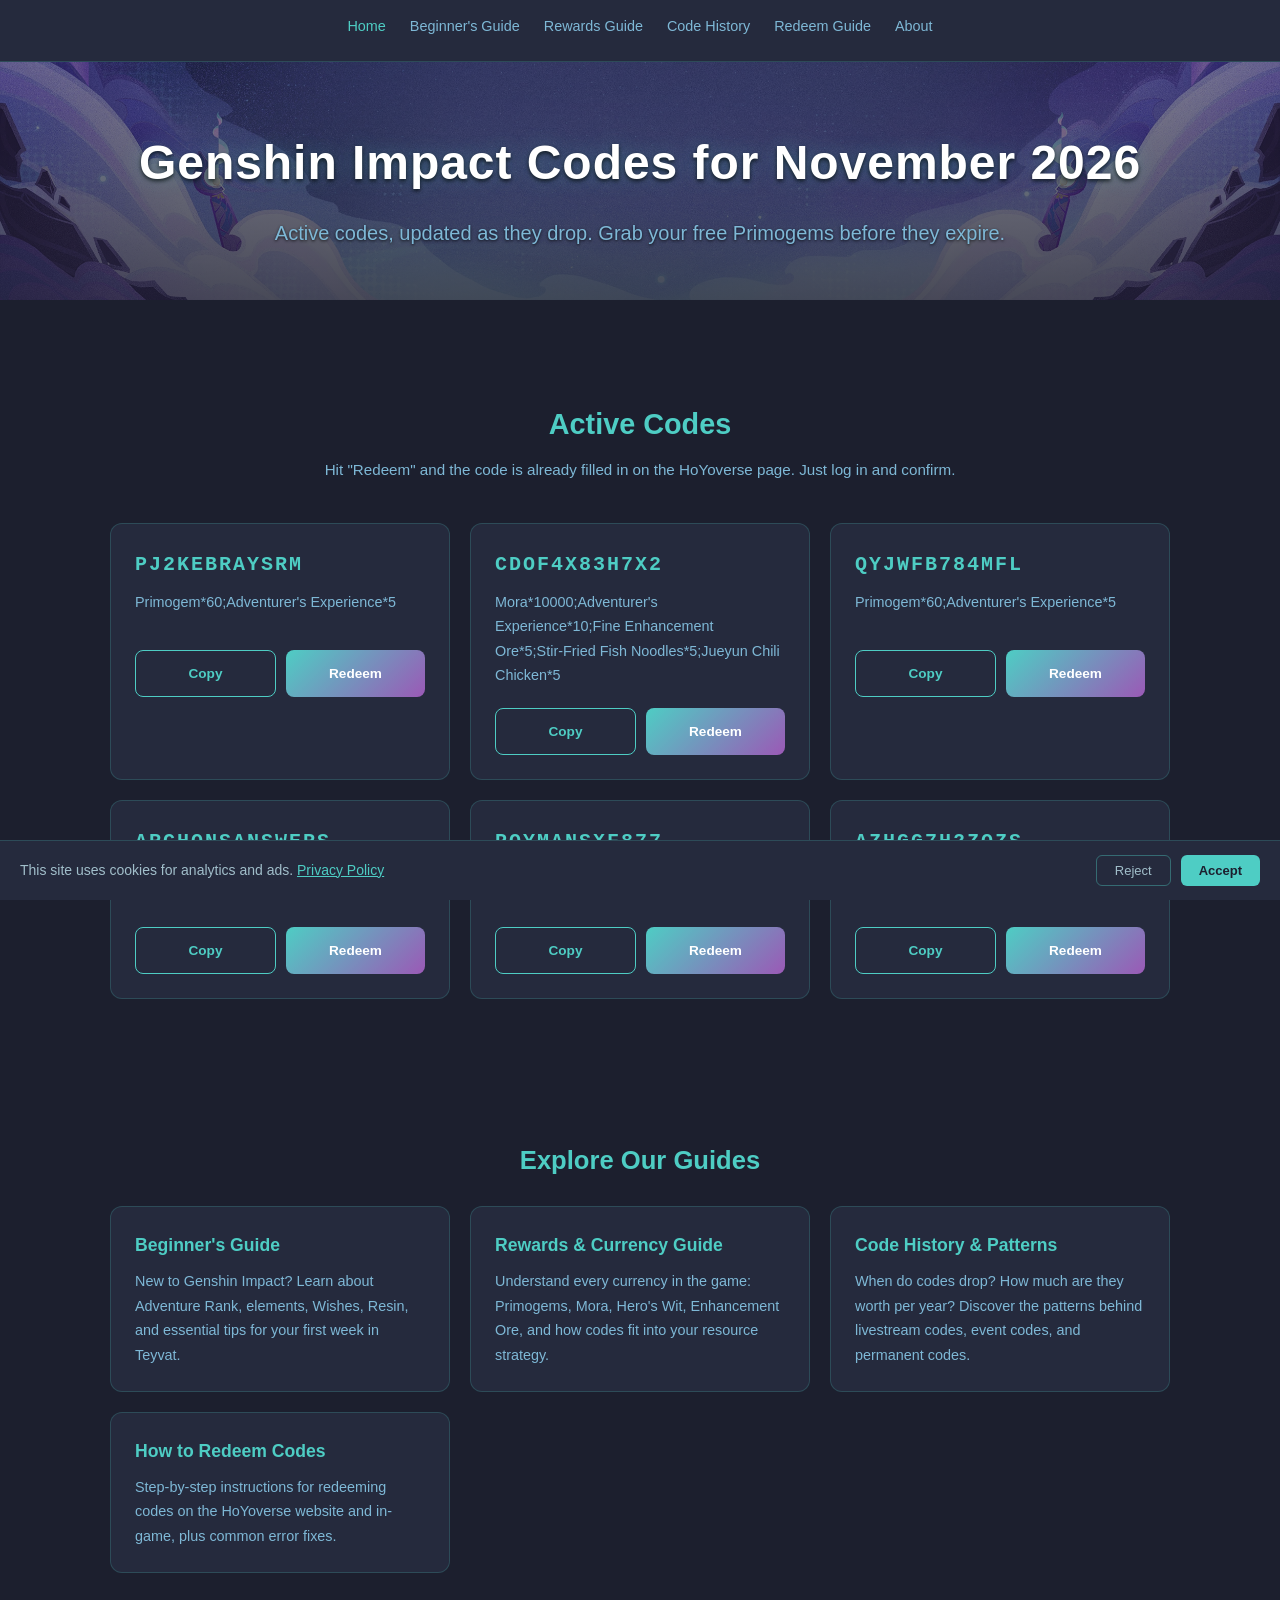
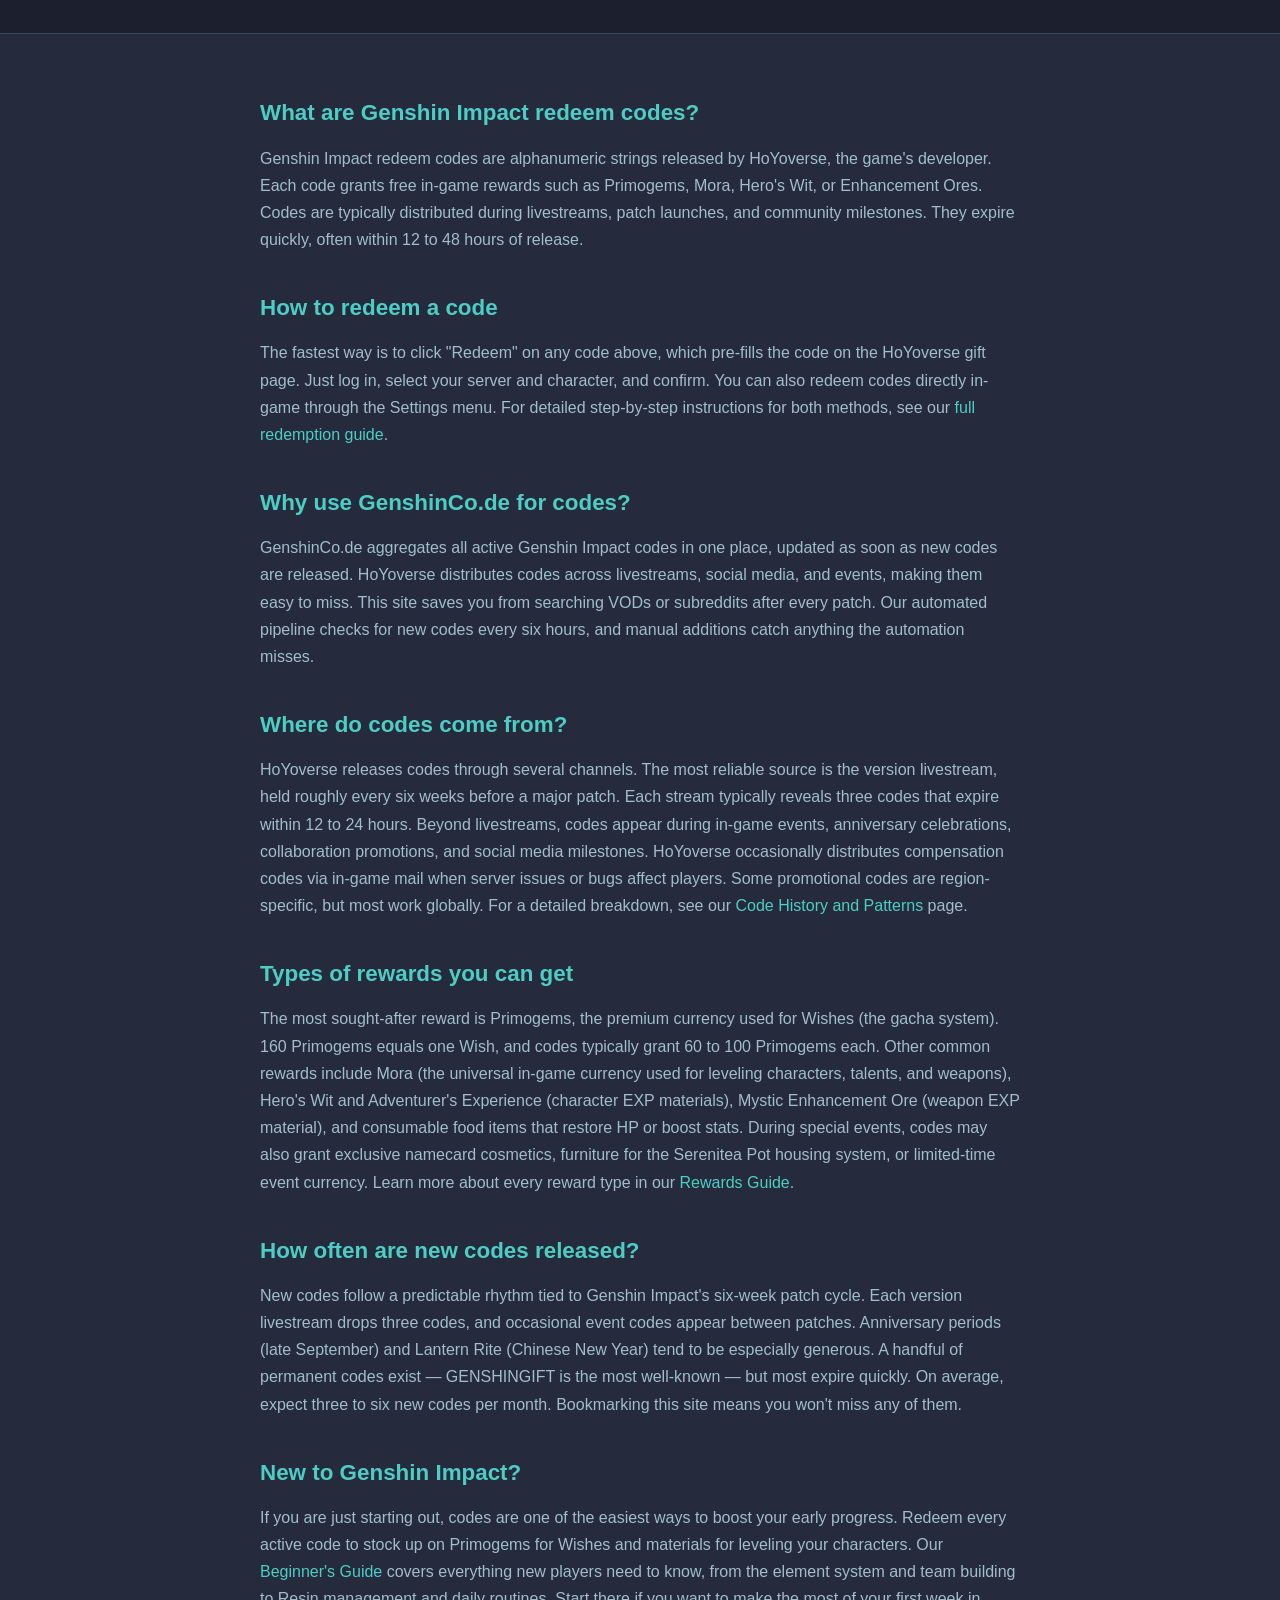
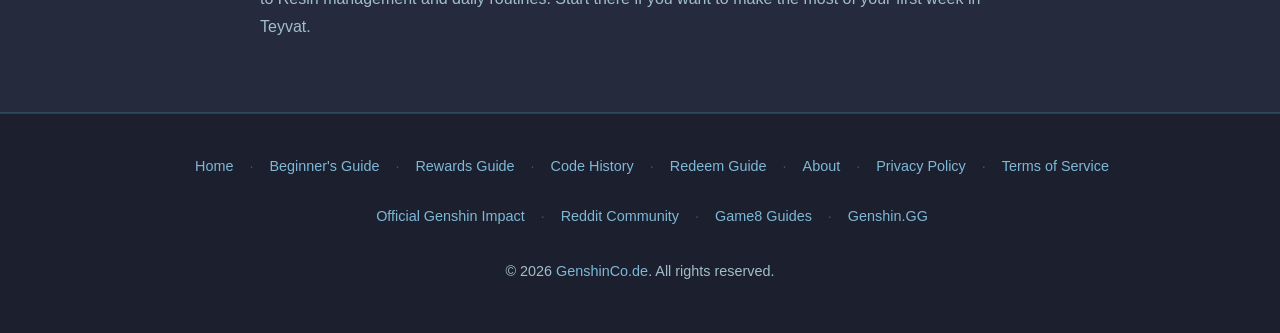
<file: index.html>
<!DOCTYPE html>
<html lang="en">

<head>
    <meta charset="UTF-8">
    <meta name="viewport" content="width=device-width, initial-scale=1.0">
    <meta name="description" content="Discover the latest Genshin Impact reward codes for November 2026. Redeem exclusive in-game rewards including Primogems, Mora, and Enhancement Ores. Updated regularly on GenshinCo.de!">
    <meta name="keywords" content="Genshin Impact, reward codes, gaming rewards, free Genshin codes, primogems, genshinco.de">
    <meta name="author" content="GenshinCo.de">
    <!-- nosemgrep: html.security.audit.missing-integrity.missing-integrity -->
    <link rel="canonical" href="https://genshinco.de">

    <title>Genshin Impact Codes | Exclusive Rewards (November 2026)</title>

    <!-- Open Graph Meta Tags -->
    <meta property="og:url" content="https://genshinco.de">
    <meta property="og:type" content="website">
    <meta property="og:title" content="Genshin Impact Codes for November 2026">
    <meta property="og:description" content="Discover the latest Genshin Impact codes and redeem exclusive in-game rewards!">
    <meta property="og:image" content="https://genshinco.de/preview.png">
    <meta property="og:locale" content="en_US">
    <meta property="og:site_name" content="GenshinCo.de">

    <!-- Twitter Meta Tags -->
    <meta name="twitter:card" content="summary_large_image">
    <meta property="twitter:domain" content="genshinco.de">
    <meta property="twitter:url" content="https://genshinco.de">
    <meta name="twitter:title" content="Genshin Impact Codes for November 2026">
    <meta name="twitter:description" content="Discover the latest Genshin Impact codes and redeem exclusive in-game rewards!">
    <meta name="twitter:image" content="https://genshinco.de/preview.png">

    <!-- Structured Data (JSON-LD) -->
    <script type="application/ld+json">
    [
        {
            "@context": "https://schema.org",
            "@type": "WebPage",
            "name": "Genshin Impact Codes for November 2026",
            "description": "Find the latest Genshin Impact codes and redeem exclusive in-game rewards. Updated regularly on GenshinCo.de.",
            "url": "https://genshinco.de",
            "publisher": {
                "@type": "Organization",
                "name": "GenshinCo.de",
                "logo": {
                    "@type": "ImageObject",
                    "url": "https://genshinco.de/preview.png"
                }
            }
        },
        {
            "@context": "https://schema.org",
            "@type": "ItemList",
            "name": "Active Genshin Impact Redeem Codes (November 2026)",
            "description": "Currently active Genshin Impact codes that can be redeemed for free Primogems, Mora, and other in-game rewards.",
            "url": "https://genshinco.de",
            "numberOfItems": 6,
            "itemListElement": [
                {
                    "@type": "ListItem",
                    "position": 1,
                    "name": "GENSHINGIFT",
                    "description": "60 Primogems + 10,000 Mora"
                },
                {
                    "@type": "ListItem",
                    "position": 2,
                    "name": "WT7D3FXHZXRH",
                    "description": "60 Primogems + 5 Adventurer's Experience"
                },
                {
                    "@type": "ListItem",
                    "position": 3,
                    "name": "LANTERNRITE26",
                    "description": "100 Primogems + 50,000 Mora"
                },
                {
                    "@type": "ListItem",
                    "position": 4,
                    "name": "GENSHIN5ANNI",
                    "description": "60 Primogems + 3 Hero's Wit"
                },
                {
                    "@type": "ListItem",
                    "position": 5,
                    "name": "TEYVAT2026NEW",
                    "description": "60 Primogems + 5 Mystic Enhancement Ore"
                },
                {
                    "@type": "ListItem",
                    "position": 6,
                    "name": "XTNTBBHMVZ99",
                    "description": "60 Primogems + 10,000 Mora"
                }
            ]
        },
        {
            "@context": "https://schema.org",
            "@type": "FAQPage",
            "mainEntity": [
                {
                    "@type": "Question",
                    "name": "What are Genshin Impact redeem codes?",
                    "acceptedAnswer": {
                        "@type": "Answer",
                        "text": "Genshin Impact redeem codes are alphanumeric strings released by HoYoverse, the game's developer. Each code grants free in-game rewards such as Primogems, Mora, Hero's Wit, or Enhancement Ores. Codes are typically distributed during livestreams, patch launches, and community milestones. They expire, often within 12 to 48 hours of release."
                    }
                },
                {
                    "@type": "Question",
                    "name": "How do you redeem a Genshin Impact code?",
                    "acceptedAnswer": {
                        "@type": "Answer",
                        "text": "To redeem a Genshin Impact code: (1) Go to genshin.hoyoverse.com/en/gift or click the Redeem button on GenshinCo.de, which pre-fills the code automatically. (2) Log in to your HoYoverse account. (3) Select your server and character name. (4) Click Redeem. Rewards arrive in your in-game mailbox within one minute."
                    }
                },
                {
                    "@type": "Question",
                    "name": "Why should I bookmark GenshinCo.de for Genshin codes?",
                    "acceptedAnswer": {
                        "@type": "Answer",
                        "text": "GenshinCo.de aggregates all active Genshin Impact codes in one place, updated as soon as new codes are released. HoYoverse distributes codes across livestreams, social media, and events, making them easy to miss. This site saves you from searching VODs or subreddits after every patch."
                    }
                },
                {
                    "@type": "Question",
                    "name": "Where do Genshin Impact codes come from?",
                    "acceptedAnswer": {
                        "@type": "Answer",
                        "text": "HoYoverse releases codes through version livestreams (typically three per stream, every six weeks), in-game events, anniversary celebrations, social media milestones, and collaboration promotions. Compensation codes are occasionally sent via in-game mail after server issues."
                    }
                },
                {
                    "@type": "Question",
                    "name": "What rewards do Genshin Impact codes give?",
                    "acceptedAnswer": {
                        "@type": "Answer",
                        "text": "Most codes grant Primogems (60-100 per code), the premium currency used for Wishes. Other rewards include Mora, Hero's Wit, Adventurer's Experience, Mystic Enhancement Ore, and consumable items. Special event codes may include exclusive cosmetics."
                    }
                },
                {
                    "@type": "Question",
                    "name": "How often are new Genshin Impact codes released?",
                    "acceptedAnswer": {
                        "@type": "Answer",
                        "text": "New codes follow the six-week patch cycle, with three codes per version livestream. Additional codes appear during events, anniversaries, and Lantern Rite. Expect roughly three to six new codes per month."
                    }
                }
            ]
        }
    ]
    </script>

    <script src="/consent.js" defer></script>
    <!-- nosemgrep: html.security.audit.missing-integrity.missing-integrity -->
    <link rel="stylesheet" href="/styles.css">

    <style>
        /* Hero */
        .hero {
            background-image: url("/background.png");
            background-size: cover;
            background-position: center bottom;
            padding: 60px 20px 40px;
            display: flex;
            flex-direction: column;
            justify-content: center;
            align-items: center;
            text-align: center;
            position: relative;
        }

        .hero::before {
            content: '';
            position: absolute;
            inset: 0;
            background: linear-gradient(to bottom, rgba(28,31,46,0.5) 0%, rgba(28,31,46,0.8) 100%);
        }

        .hero-content {
            position: relative;
            z-index: 1;
        }

        .hero h1 {
            font-size: clamp(1.8rem, 5vw, 3rem);
            color: #fff;
            text-shadow: 0 0 20px var(--glow-teal), 0 2px 4px rgba(0,0,0,0.8);
            margin-bottom: 12px;
            letter-spacing: 0.02em;
        }

        .hero p {
            font-size: clamp(1rem, 2.5vw, 1.25rem);
            color: var(--text-secondary);
            text-shadow: 0 1px 3px rgba(0,0,0,0.8);
            text-align: center;
            width: 100%;
        }

        /* Codes section */
        .codes-section {
            max-width: 1100px;
            margin: 0 auto;
            padding: 60px 20px;
        }

        .codes-section h2 {
            font-size: 1.8rem;
            color: var(--accent-teal);
            margin-bottom: 8px;
            text-align: center;
        }

        .codes-subtitle {
            text-align: center;
            color: var(--text-secondary);
            margin-bottom: 40px;
            font-size: 0.95rem;
        }

        .codes-grid {
            display: grid;
            grid-template-columns: repeat(auto-fill, minmax(300px, 1fr));
            gap: 20px;
        }

        .codes-message {
            grid-column: 1 / -1;
            text-align: center;
            color: var(--text-secondary);
        }

        .code-card {
            background: var(--bg-card);
            border: 1px solid var(--border-card);
            border-radius: 12px;
            padding: 24px;
            transition: background 0.2s, box-shadow 0.2s, transform 0.2s;
        }

        .code-card:hover {
            background: var(--bg-card-hover);
            box-shadow: 0 0 20px var(--glow-teal);
            transform: translateY(-2px);
        }

        .code-string {
            font-size: 1.25rem;
            font-weight: 700;
            letter-spacing: 0.1em;
            color: var(--accent-teal);
            margin-bottom: 8px;
            font-family: 'Courier New', monospace;
        }

        .code-rewards {
            font-size: 0.9rem;
            color: var(--text-secondary);
            margin-bottom: 20px;
            min-height: 40px;
        }

        .code-actions {
            display: flex;
            gap: 10px;
        }

        .btn {
            flex: 1;
            padding: 12px 16px;
            border: none;
            border-radius: 8px;
            font-size: 0.85rem;
            font-weight: 600;
            cursor: pointer;
            text-decoration: none;
            text-align: center;
            transition: opacity 0.2s, transform 0.1s;
            display: inline-block;
        }

        .btn:hover {
            opacity: 0.85;
            transform: scale(1.02);
        }

        .btn:active {
            transform: scale(0.98);
        }

        .btn-copy {
            background: transparent;
            border: 1px solid var(--accent-teal);
            color: var(--accent-teal);
        }

        .btn-copy.copied {
            border-color: var(--accent-amber);
            color: var(--accent-amber);
        }

        .btn-redeem {
            background: linear-gradient(135deg, var(--accent-teal), var(--accent-purple));
            color: #fff;
        }

        /* Info section */
        .info-section {
            background: var(--bg-card);
            border-top: 1px solid var(--border-card);
            border-bottom: 1px solid var(--border-card);
        }

        .info-inner {
            max-width: 800px;
            margin: 0 auto;
            padding: 60px 20px;
        }

        .info-inner h2 {
            font-size: 1.4rem;
            color: var(--accent-teal);
            margin-top: 36px;
            margin-bottom: 12px;
        }

        .info-inner h2:first-child {
            margin-top: 0;
        }

        .info-inner p {
            margin-bottom: 12px;
            color: var(--text-primary);
        }

        .info-inner ol, .info-inner ul {
            margin-left: 24px;
            margin-bottom: 12px;
        }

        .info-inner ol li, .info-inner ul li {
            margin-bottom: 6px;
        }

        .info-inner a {
            color: var(--accent-teal);
            text-decoration: none;
        }

        .info-inner a:hover {
            text-decoration: underline;
        }
    </style>

    <!-- nosemgrep: html.security.audit.missing-integrity.missing-integrity -->
    <link rel="icon" href="/favicon.ico" type="image/x-icon">
    <!-- nosemgrep: html.security.audit.missing-integrity.missing-integrity -->
    <link rel="preload" href="/background.png" as="image">
</head>

<body>
    <nav class="site-nav">
        <ul>
            <li><a href="/" aria-current="page">Home</a></li>
            <li><a href="/beginners-guide.html">Beginner's Guide</a></li>
            <li><a href="/rewards-guide.html">Rewards Guide</a></li>
            <li><a href="/event-codes.html">Code History</a></li>
            <li><a href="/guide.html">Redeem Guide</a></li>
            <li><a href="/about.html">About</a></li>
        </ul>
    </nav>

    <main>
        <section class="hero">
            <div class="hero-content">
                <h1>Genshin Impact Codes for November 2026</h1>
                <p>Active codes, updated as they drop. Grab your free Primogems before they expire.</p>
            </div>
        </section>

        <section class="codes-section">
            <h2>Active Codes</h2>
            <p class="codes-subtitle">Hit "Redeem" and the code is already filled in on the HoYoverse page. Just log in and confirm.</p>

            <div id="codes-grid" class="codes-grid" aria-live="polite">
                <p id="codes-loading" class="codes-message">Loading codes&hellip;</p>
            </div>
        </section>

        <section class="quick-links">
            <h2>Explore Our Guides</h2>
            <div class="quick-links-grid">
                <a href="/beginners-guide.html" class="quick-link-card">
                    <h3>Beginner's Guide</h3>
                    <p>New to Genshin Impact? Learn about Adventure Rank, elements, Wishes, Resin, and essential tips for your first week in Teyvat.</p>
                </a>
                <a href="/rewards-guide.html" class="quick-link-card">
                    <h3>Rewards &amp; Currency Guide</h3>
                    <p>Understand every currency in the game: Primogems, Mora, Hero's Wit, Enhancement Ore, and how codes fit into your resource strategy.</p>
                </a>
                <a href="/event-codes.html" class="quick-link-card">
                    <h3>Code History &amp; Patterns</h3>
                    <p>When do codes drop? How much are they worth per year? Discover the patterns behind livestream codes, event codes, and permanent codes.</p>
                </a>
                <a href="/guide.html" class="quick-link-card">
                    <h3>How to Redeem Codes</h3>
                    <p>Step-by-step instructions for redeeming codes on the HoYoverse website and in-game, plus common error fixes.</p>
                </a>
            </div>
        </section>

        <div class="info-section">
            <div class="info-inner">
                <h2>What are Genshin Impact redeem codes?</h2>
                <p>
                    Genshin Impact redeem codes are alphanumeric strings released by HoYoverse, the game's developer. Each code grants free in-game rewards such as Primogems, Mora, Hero's Wit, or Enhancement Ores. Codes are typically distributed during livestreams, patch launches, and community milestones. They expire quickly, often within 12 to 48 hours of release.
                </p>

                <h2>How to redeem a code</h2>
                <p>
                    The fastest way is to click "Redeem" on any code above, which pre-fills the code on the HoYoverse gift page. Just log in, select your server and character, and confirm. You can also redeem codes directly in-game through the Settings menu. For detailed step-by-step instructions for both methods, see our <a href="/guide.html">full redemption guide</a>.
                </p>

                <h2>Why use GenshinCo.de for codes?</h2>
                <p>
                    GenshinCo.de aggregates all active Genshin Impact codes in one place, updated as soon as new codes are released. HoYoverse distributes codes across livestreams, social media, and events, making them easy to miss. This site saves you from searching VODs or subreddits after every patch. Our automated pipeline checks for new codes every six hours, and manual additions catch anything the automation misses.
                </p>

                <h2>Where do codes come from?</h2>
                <p>
                    HoYoverse releases codes through several channels. The most reliable source is the version livestream, held roughly every six weeks before a major patch. Each stream typically reveals three codes that expire within 12 to 24 hours. Beyond livestreams, codes appear during in-game events, anniversary celebrations, collaboration promotions, and social media milestones. HoYoverse occasionally distributes compensation codes via in-game mail when server issues or bugs affect players. Some promotional codes are region-specific, but most work globally. For a detailed breakdown, see our <a href="/event-codes.html">Code History and Patterns</a> page.
                </p>

                <h2>Types of rewards you can get</h2>
                <p>
                    The most sought-after reward is Primogems, the premium currency used for Wishes (the gacha system). 160 Primogems equals one Wish, and codes typically grant 60 to 100 Primogems each. Other common rewards include Mora (the universal in-game currency used for leveling characters, talents, and weapons), Hero's Wit and Adventurer's Experience (character EXP materials), Mystic Enhancement Ore (weapon EXP material), and consumable food items that restore HP or boost stats. During special events, codes may also grant exclusive namecard cosmetics, furniture for the Serenitea Pot housing system, or limited-time event currency. Learn more about every reward type in our <a href="/rewards-guide.html">Rewards Guide</a>.
                </p>

                <h2>How often are new codes released?</h2>
                <p>
                    New codes follow a predictable rhythm tied to Genshin Impact's six-week patch cycle. Each version livestream drops three codes, and occasional event codes appear between patches. Anniversary periods (late September) and Lantern Rite (Chinese New Year) tend to be especially generous. A handful of permanent codes exist &mdash; GENSHINGIFT is the most well-known &mdash; but most expire quickly. On average, expect three to six new codes per month. Bookmarking this site means you won't miss any of them.
                </p>

                <h2>New to Genshin Impact?</h2>
                <p>
                    If you are just starting out, codes are one of the easiest ways to boost your early progress. Redeem every active code to stock up on Primogems for Wishes and materials for leveling your characters. Our <a href="/beginners-guide.html">Beginner's Guide</a> covers everything new players need to know, from the element system and team building to Resin management and daily routines. Start there if you want to make the most of your first week in Teyvat.
                </p>
            </div>
        </div>
    </main>

    <footer>
        <ul class="footer-nav">
            <li><a href="/">Home</a></li>
            <li><span class="footer-sep">·</span></li>
            <li><a href="/beginners-guide.html">Beginner's Guide</a></li>
            <li><span class="footer-sep">·</span></li>
            <li><a href="/rewards-guide.html">Rewards Guide</a></li>
            <li><span class="footer-sep">·</span></li>
            <li><a href="/event-codes.html">Code History</a></li>
            <li><span class="footer-sep">·</span></li>
            <li><a href="/guide.html">Redeem Guide</a></li>
            <li><span class="footer-sep">·</span></li>
            <li><a href="/about.html">About</a></li>
            <li><span class="footer-sep">·</span></li>
            <li><a href="/privacy.html">Privacy Policy</a></li>
            <li><span class="footer-sep">·</span></li>
            <li><a href="/terms.html">Terms of Service</a></li>
        </ul>
        <ul class="footer-links">
            <li><a href="https://genshin.hoyoverse.com/en/" target="_blank" rel="noopener">Official Genshin Impact</a></li>
            <li><span class="footer-sep">·</span></li>
            <li><a href="https://www.reddit.com/r/Genshin_Impact/" target="_blank" rel="noopener">Reddit Community</a></li>
            <li><span class="footer-sep">·</span></li>
            <li><a href="https://game8.co/games/Genshin-Impact" target="_blank" rel="noopener">Game8 Guides</a></li>
            <li><span class="footer-sep">·</span></li>
            <li><a href="https://genshin.gg/" target="_blank" rel="noopener">Genshin.GG</a></li>
        </ul>
        <p>&copy; 2026 <a href="https://genshinco.de">GenshinCo.de</a>. All rights reserved.</p>
    </footer>

    <script>
        function copyCode(btn, code) {
            navigator.clipboard.writeText(code).then(function() {
                btn.textContent = 'Copied!';
                btn.classList.add('copied');
                setTimeout(function() {
                    btn.textContent = 'Copy';
                    btn.classList.remove('copied');
                }, 2000);
            });
        }

        (function() {
            var grid = document.getElementById('codes-grid');
            var loading = document.getElementById('codes-loading');
            if (!grid || !loading) {
                console.error('codes: required DOM elements missing');
                return;
            }

            fetch('./codes.json')
                .then(function(r) {
                    if (!r.ok) throw new Error('HTTP ' + r.status);
                    return r.json();
                })
                .then(function(codes) {
                    loading.remove();
                    if (!Array.isArray(codes) || codes.length === 0) {
                        var msg = document.createElement('p');
                        msg.className = 'codes-message';
                        msg.textContent = 'No active codes right now. Check back soon.';
                        grid.appendChild(msg);
                        return;
                    }
                    var fragment = document.createDocumentFragment();
                    codes.forEach(function(entry) {
                        var code = String(entry.code || '');
                        var rewards = String(entry.rewards || '');
                        var redeemUrl = 'https://genshin.hoyoverse.com/en/gift?code=' + encodeURIComponent(code);

                        var card = document.createElement('div');
                        card.className = 'code-card';

                        var codeEl = document.createElement('div');
                        codeEl.className = 'code-string';
                        codeEl.textContent = code;

                        var rewardsEl = document.createElement('div');
                        rewardsEl.className = 'code-rewards';
                        rewardsEl.textContent = rewards;

                        var actions = document.createElement('div');
                        actions.className = 'code-actions';

                        var copyBtn = document.createElement('button');
                        copyBtn.className = 'btn btn-copy';
                        copyBtn.textContent = 'Copy';
                        copyBtn.addEventListener('click', function() { copyCode(copyBtn, code); });

                        var redeemLink = document.createElement('a');
                        redeemLink.className = 'btn btn-redeem';
                        redeemLink.href = redeemUrl;
                        redeemLink.target = '_blank';
                        redeemLink.rel = 'noopener';
                        redeemLink.textContent = 'Redeem';

                        actions.appendChild(copyBtn);
                        actions.appendChild(redeemLink);
                        card.appendChild(codeEl);
                        card.appendChild(rewardsEl);
                        card.appendChild(actions);
                        fragment.appendChild(card);
                    });
                    grid.appendChild(fragment);
                })
                .catch(function(err) {
                    loading.textContent = 'Failed to load codes. Please refresh the page.';
                    console.error('codes.json fetch error:', err);
                });
        })();
    </script>
</body>

</html>
</file>
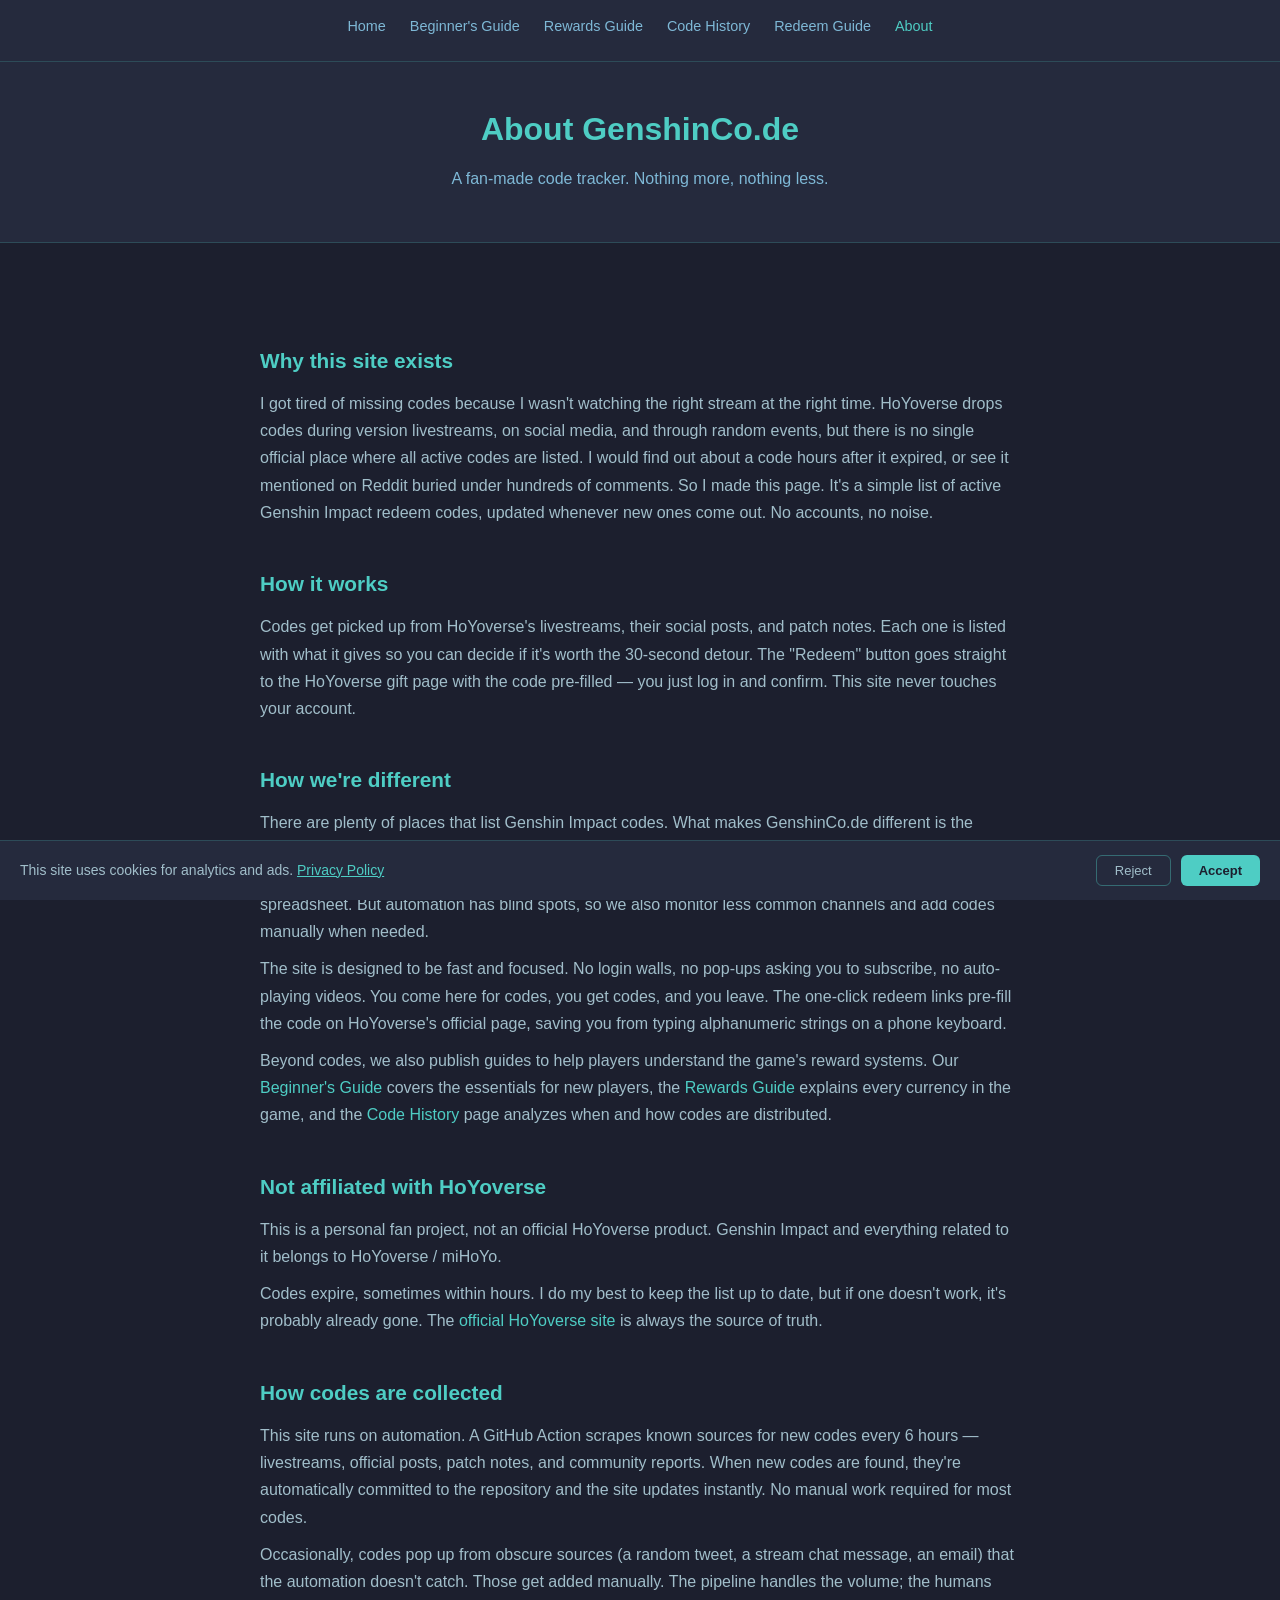
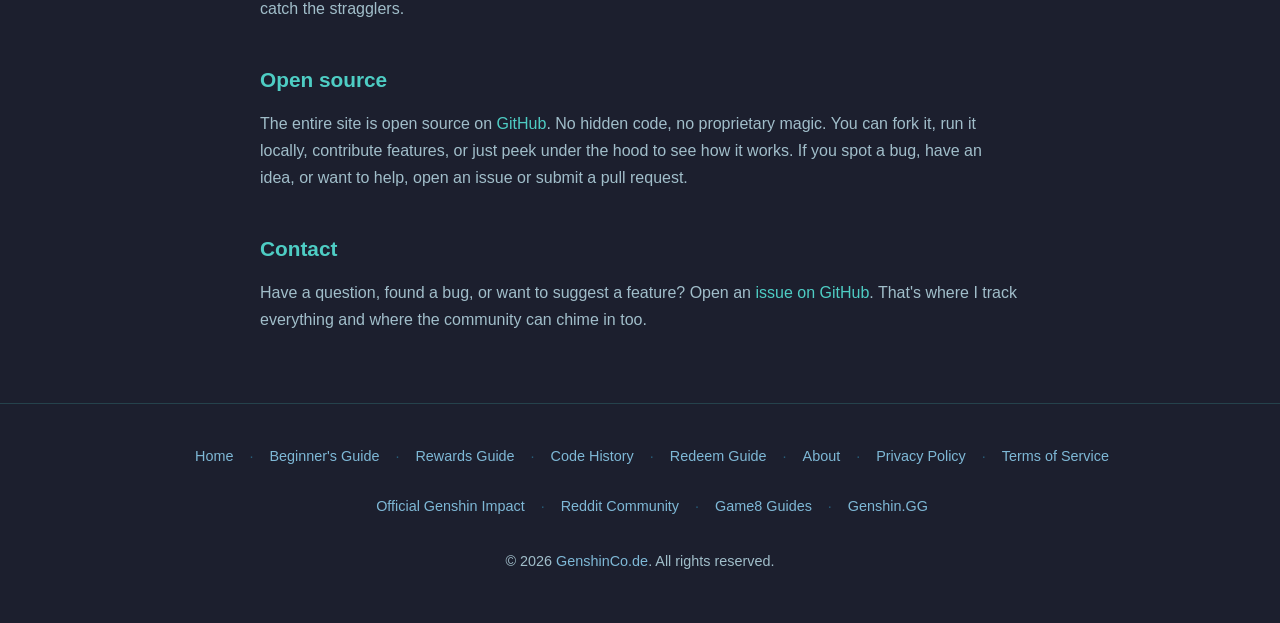
<file: about.html>
<!DOCTYPE html>
<html lang="en">

<head>
    <meta charset="UTF-8">
    <meta name="viewport" content="width=device-width, initial-scale=1.0">
    <meta name="description" content="About GenshinCo.de, a fan site tracking active Genshin Impact redeem codes. Learn how it works, why it exists, and how codes are collected.">
    <title>About | GenshinCo.de</title>
    <!-- nosemgrep: html.security.audit.missing-integrity.missing-integrity -->
    <link rel="canonical" href="https://genshinco.de/about.html">

    <!-- Open Graph Meta Tags -->
    <meta property="og:url" content="https://genshinco.de/about.html">
    <meta property="og:type" content="website">
    <meta property="og:title" content="About GenshinCo.de">
    <meta property="og:description" content="A fan-made Genshin Impact code tracker. Updated whenever new codes drop, no account needed.">
    <meta property="og:image" content="https://genshinco.de/preview.png">
    <meta property="og:locale" content="en_US">
    <meta property="og:site_name" content="GenshinCo.de">

    <!-- Twitter Meta Tags -->
    <meta name="twitter:card" content="summary_large_image">
    <meta property="twitter:domain" content="genshinco.de">
    <meta property="twitter:url" content="https://genshinco.de/about.html">
    <meta name="twitter:title" content="About GenshinCo.de">
    <meta name="twitter:description" content="A fan-made Genshin Impact code tracker. Updated whenever new codes drop, no account needed.">
    <meta name="twitter:image" content="https://genshinco.de/preview.png">

    <!-- Structured Data (JSON-LD) -->
    <script type="application/ld+json">
    [
        {
            "@context": "https://schema.org",
            "@type": "AboutPage",
            "name": "About GenshinCo.de",
            "description": "GenshinCo.de is a fan-made tracker for active Genshin Impact redeem codes. Not affiliated with HoYoverse.",
            "url": "https://genshinco.de/about.html",
            "publisher": {
                "@type": "Organization",
                "name": "GenshinCo.de",
                "logo": {
                    "@type": "ImageObject",
                    "url": "https://genshinco.de/preview.png"
                }
            }
        },
        {
            "@context": "https://schema.org",
            "@type": "BreadcrumbList",
            "itemListElement": [
                {
                    "@type": "ListItem",
                    "position": 1,
                    "name": "Home",
                    "item": "https://genshinco.de/"
                },
                {
                    "@type": "ListItem",
                    "position": 2,
                    "name": "About",
                    "item": "https://genshinco.de/about.html"
                }
            ]
        }
    ]
    </script>

    <script src="/consent.js" defer></script>
    <!-- nosemgrep: html.security.audit.missing-integrity.missing-integrity -->
    <link rel="stylesheet" href="/styles.css">
    <!-- nosemgrep: html.security.audit.missing-integrity.missing-integrity -->
    <link rel="icon" href="/favicon.ico" type="image/x-icon">
</head>

<body>
    <nav class="site-nav">
        <ul>
            <li><a href="/">Home</a></li>
            <li><a href="/beginners-guide.html">Beginner's Guide</a></li>
            <li><a href="/rewards-guide.html">Rewards Guide</a></li>
            <li><a href="/event-codes.html">Code History</a></li>
            <li><a href="/guide.html">Redeem Guide</a></li>
            <li><a href="/about.html" aria-current="page">About</a></li>
        </ul>
    </nav>

    <div class="page-header">
        <h1>About GenshinCo.de</h1>
        <p>A fan-made code tracker. Nothing more, nothing less.</p>
    </div>

    <div class="content">
        <h2>Why this site exists</h2>
        <p>
            I got tired of missing codes because I wasn't watching the right stream at the right time.
            HoYoverse drops codes during version livestreams, on social media, and through random events,
            but there is no single official place where all active codes are listed. I would find out about
            a code hours after it expired, or see it mentioned on Reddit buried under hundreds of comments.
            So I made this page. It's a simple list of active Genshin Impact redeem codes, updated
            whenever new ones come out. No accounts, no noise.
        </p>

        <h2>How it works</h2>
        <p>
            Codes get picked up from HoYoverse's livestreams, their social posts, and patch notes.
            Each one is listed with what it gives so you can decide if it's worth the 30-second detour.
            The "Redeem" button goes straight to the HoYoverse gift page with the code pre-filled &mdash;
            you just log in and confirm. This site never touches your account.
        </p>

        <h2>How we're different</h2>
        <p>
            There are plenty of places that list Genshin Impact codes. What makes GenshinCo.de different
            is the automation-first approach combined with manual verification. Our GitHub Action checks
            known code sources every six hours, so new codes appear on the site without anyone having to
            manually update a spreadsheet. But automation has blind spots, so we also monitor less common
            channels and add codes manually when needed.
        </p>
        <p>
            The site is designed to be fast and focused. No login walls, no pop-ups asking you to subscribe,
            no auto-playing videos. You come here for codes, you get codes, and you leave. The one-click
            redeem links pre-fill the code on HoYoverse's official page, saving you from typing alphanumeric
            strings on a phone keyboard.
        </p>
        <p>
            Beyond codes, we also publish guides to help players understand the game's reward systems.
            Our <a href="/beginners-guide.html">Beginner's Guide</a> covers the essentials for new players,
            the <a href="/rewards-guide.html">Rewards Guide</a> explains every currency in the game, and
            the <a href="/event-codes.html">Code History</a> page analyzes when and how codes are distributed.
        </p>

        <h2>Not affiliated with HoYoverse</h2>
        <p>
            This is a personal fan project, not an official HoYoverse product.
            Genshin Impact and everything related to it belongs to HoYoverse / miHoYo.
        </p>
        <p>
            Codes expire, sometimes within hours. I do my best to keep the list up to date,
            but if one doesn't work, it's probably already gone. The
            <a href="https://genshin.hoyoverse.com/en/" target="_blank" rel="noopener">official HoYoverse site</a>
            is always the source of truth.
        </p>

        <h2>How codes are collected</h2>
        <p>
            This site runs on automation. A GitHub Action scrapes known sources for new codes every 6 hours &mdash; livestreams,
            official posts, patch notes, and community reports. When new codes are found, they're automatically committed
            to the repository and the site updates instantly. No manual work required for most codes.
        </p>
        <p>
            Occasionally, codes pop up from obscure sources (a random tweet, a stream chat message, an email)
            that the automation doesn't catch. Those get added manually. The pipeline handles the volume; the humans
            catch the stragglers.
        </p>

        <h2>Open source</h2>
        <p>
            The entire site is open source on <a href="https://github.com/damoun/genshinco.de" target="_blank" rel="noopener">GitHub</a>.
            No hidden code, no proprietary magic. You can fork it, run it locally, contribute features, or just
            peek under the hood to see how it works. If you spot a bug, have an idea, or want to help,
            open an issue or submit a pull request.
        </p>

        <h2>Contact</h2>
        <p>
            Have a question, found a bug, or want to suggest a feature? Open an
            <a href="https://github.com/damoun/genshinco.de/issues" target="_blank" rel="noopener">issue on GitHub</a>.
            That's where I track everything and where the community can chime in too.
        </p>
    </div>

    <footer>
        <ul class="footer-nav">
            <li><a href="/">Home</a></li>
            <li><span class="footer-sep">·</span></li>
            <li><a href="/beginners-guide.html">Beginner's Guide</a></li>
            <li><span class="footer-sep">·</span></li>
            <li><a href="/rewards-guide.html">Rewards Guide</a></li>
            <li><span class="footer-sep">·</span></li>
            <li><a href="/event-codes.html">Code History</a></li>
            <li><span class="footer-sep">·</span></li>
            <li><a href="/guide.html">Redeem Guide</a></li>
            <li><span class="footer-sep">·</span></li>
            <li><a href="/about.html">About</a></li>
            <li><span class="footer-sep">·</span></li>
            <li><a href="/privacy.html">Privacy Policy</a></li>
            <li><span class="footer-sep">·</span></li>
            <li><a href="/terms.html">Terms of Service</a></li>
        </ul>
        <ul class="footer-links">
            <li><a href="https://genshin.hoyoverse.com/en/" target="_blank" rel="noopener">Official Genshin Impact</a></li>
            <li><span class="footer-sep">·</span></li>
            <li><a href="https://www.reddit.com/r/Genshin_Impact/" target="_blank" rel="noopener">Reddit Community</a></li>
            <li><span class="footer-sep">·</span></li>
            <li><a href="https://game8.co/games/Genshin-Impact" target="_blank" rel="noopener">Game8 Guides</a></li>
            <li><span class="footer-sep">·</span></li>
            <li><a href="https://genshin.gg/" target="_blank" rel="noopener">Genshin.GG</a></li>
        </ul>
        <p>&copy; 2026 <a href="https://genshinco.de">GenshinCo.de</a>. All rights reserved.</p>
    </footer>
</body>

</html>
</file>
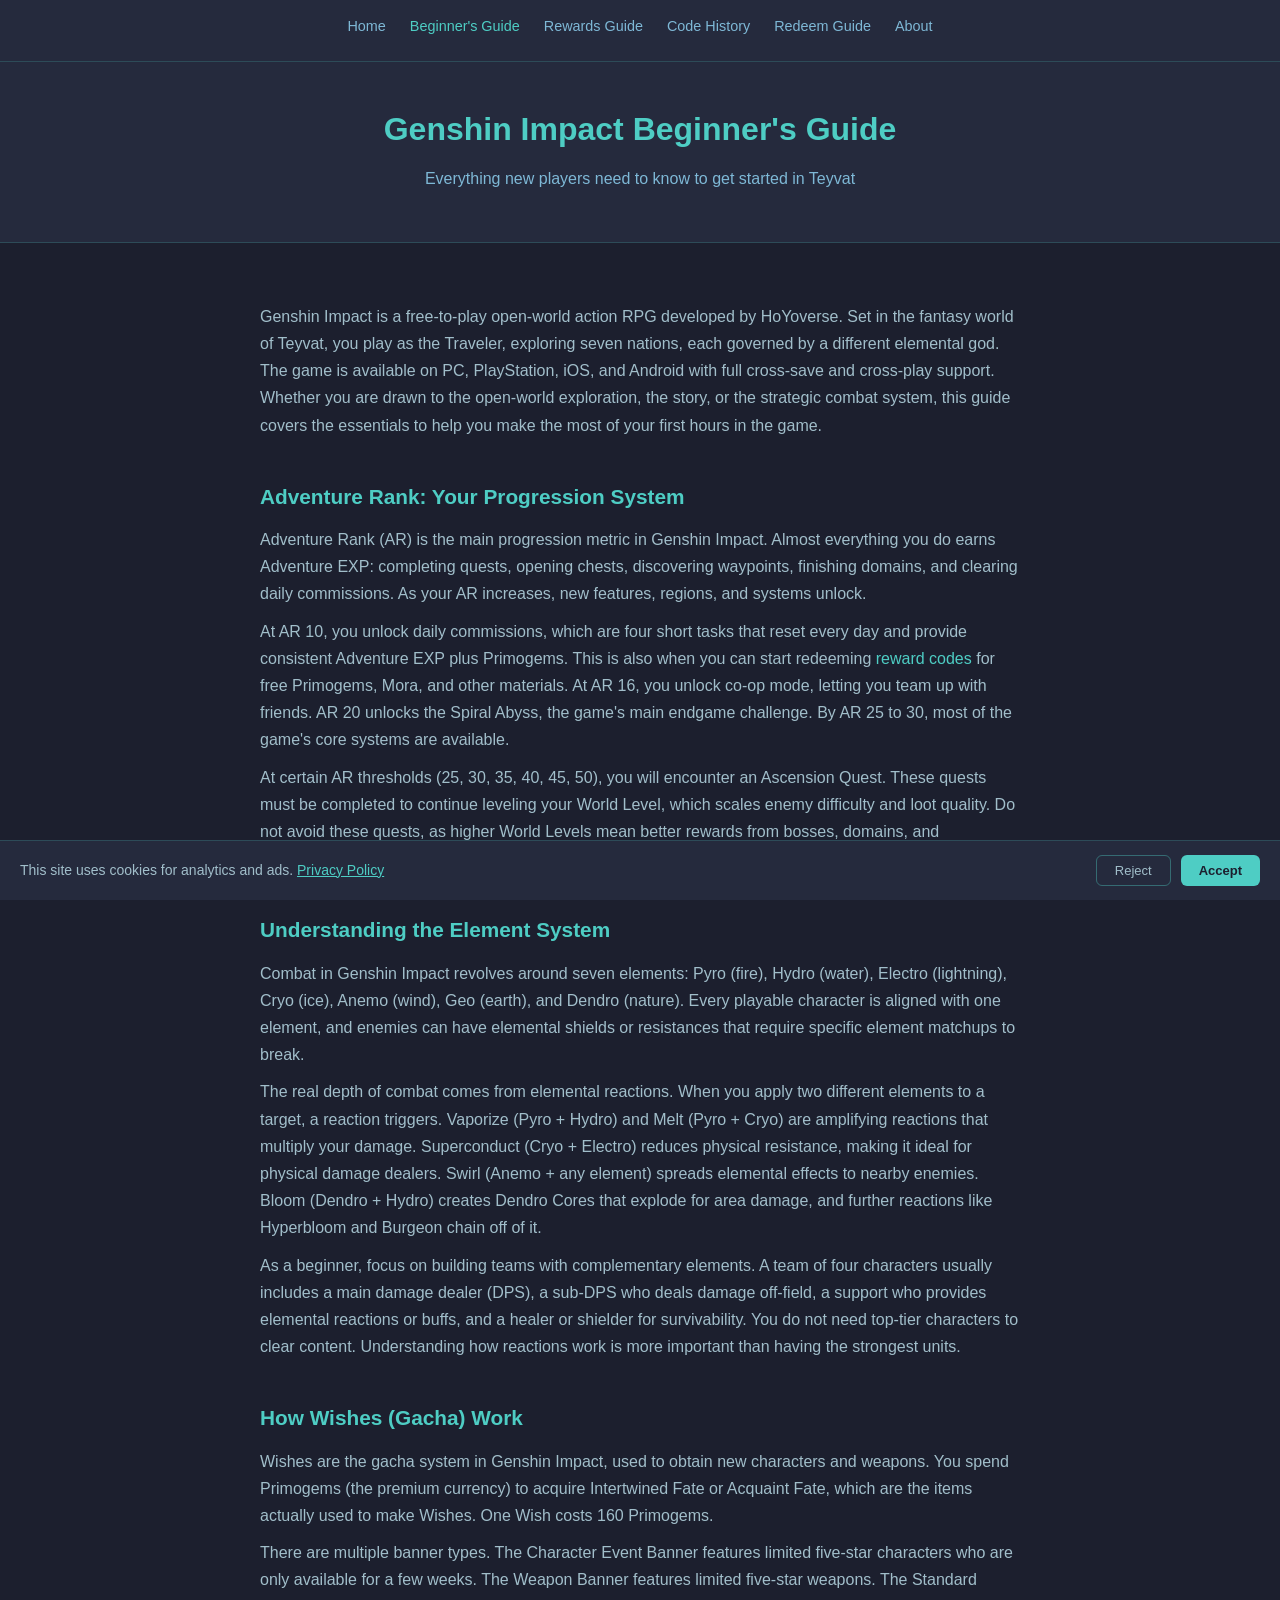
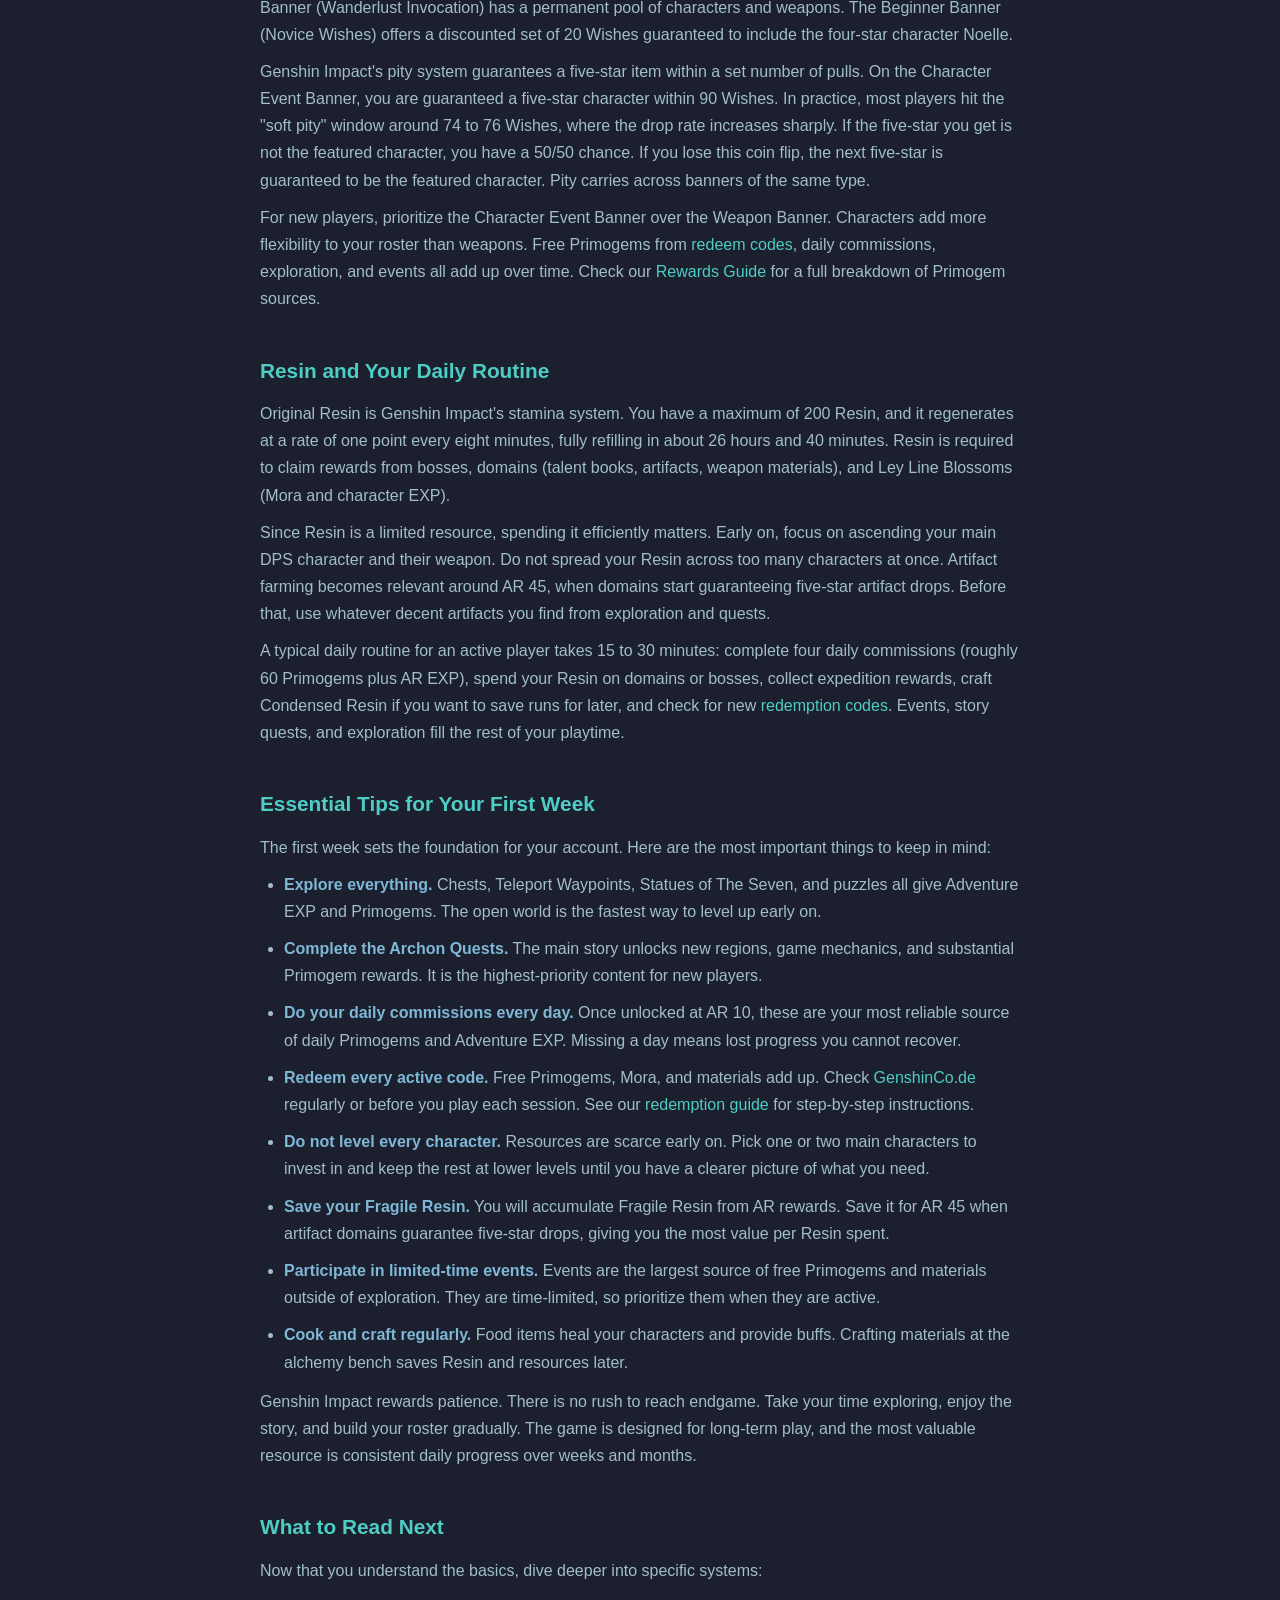
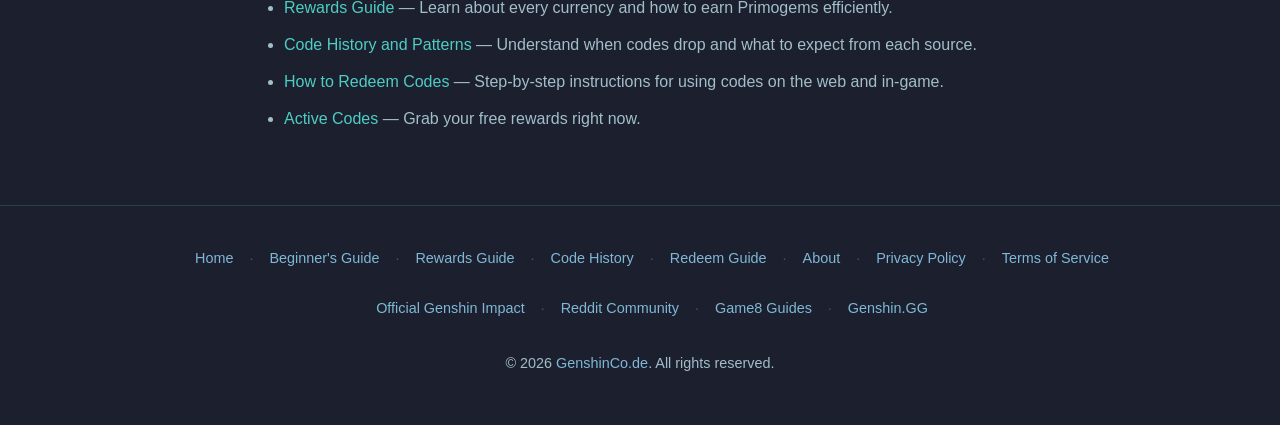
<file: beginners-guide.html>
<!DOCTYPE html>
<html lang="en">

<head>
    <meta charset="UTF-8">
    <meta name="viewport" content="width=device-width, initial-scale=1.0">
    <meta name="description" content="Genshin Impact beginner's guide: Adventure Rank, elements, Wishes, Resin, and essential tips for new players. Everything you need to know to get started.">
    <title>Genshin Impact Beginner's Guide | GenshinCo.de</title>
    <!-- nosemgrep: html.security.audit.missing-integrity.missing-integrity -->
    <link rel="canonical" href="https://genshinco.de/beginners-guide.html">

    <!-- Open Graph Meta Tags -->
    <meta property="og:url" content="https://genshinco.de/beginners-guide.html">
    <meta property="og:type" content="article">
    <meta property="og:title" content="Genshin Impact Beginner's Guide | GenshinCo.de">
    <meta property="og:description" content="Everything new Genshin Impact players need to know: Adventure Rank, elements, Wishes, Resin, and tips for your first week.">
    <meta property="og:image" content="https://genshinco.de/preview.png">
    <meta property="og:locale" content="en_US">
    <meta property="og:site_name" content="GenshinCo.de">

    <!-- Twitter Meta Tags -->
    <meta name="twitter:card" content="summary_large_image">
    <meta property="twitter:domain" content="genshinco.de">
    <meta property="twitter:url" content="https://genshinco.de/beginners-guide.html">
    <meta name="twitter:title" content="Genshin Impact Beginner's Guide | GenshinCo.de">
    <meta name="twitter:description" content="Everything new Genshin Impact players need to know: Adventure Rank, elements, Wishes, Resin, and tips for your first week.">
    <meta name="twitter:image" content="https://genshinco.de/preview.png">

    <!-- Structured Data (JSON-LD) -->
    <script type="application/ld+json">
    [
        {
            "@context": "https://schema.org",
            "@type": "Article",
            "headline": "Genshin Impact Beginner's Guide: Everything New Players Need to Know",
            "description": "A comprehensive guide for new Genshin Impact players covering Adventure Rank, the element system, Wishes, Resin, and essential early-game tips.",
            "url": "https://genshinco.de/beginners-guide.html",
            "author": {
                "@type": "Organization",
                "name": "GenshinCo.de"
            },
            "publisher": {
                "@type": "Organization",
                "name": "GenshinCo.de",
                "logo": {
                    "@type": "ImageObject",
                    "url": "https://genshinco.de/preview.png"
                }
            },
            "datePublished": "2026-11-01",
            "dateModified": "2026-11-01"
        },
        {
            "@context": "https://schema.org",
            "@type": "BreadcrumbList",
            "itemListElement": [
                {
                    "@type": "ListItem",
                    "position": 1,
                    "name": "Home",
                    "item": "https://genshinco.de/"
                },
                {
                    "@type": "ListItem",
                    "position": 2,
                    "name": "Beginner's Guide",
                    "item": "https://genshinco.de/beginners-guide.html"
                }
            ]
        }
    ]
    </script>

    <script src="/consent.js" defer></script>
    <!-- nosemgrep: html.security.audit.missing-integrity.missing-integrity -->
    <link rel="stylesheet" href="/styles.css">
    <!-- nosemgrep: html.security.audit.missing-integrity.missing-integrity -->
    <link rel="icon" href="/favicon.ico" type="image/x-icon">
</head>

<body>
    <nav class="site-nav">
        <ul>
            <li><a href="/">Home</a></li>
            <li><a href="/beginners-guide.html" aria-current="page">Beginner's Guide</a></li>
            <li><a href="/rewards-guide.html">Rewards Guide</a></li>
            <li><a href="/event-codes.html">Code History</a></li>
            <li><a href="/guide.html">Redeem Guide</a></li>
            <li><a href="/about.html">About</a></li>
        </ul>
    </nav>

    <div class="page-header">
        <h1>Genshin Impact Beginner's Guide</h1>
        <p>Everything new players need to know to get started in Teyvat</p>
    </div>

    <div class="content">
        <p>
            Genshin Impact is a free-to-play open-world action RPG developed by HoYoverse. Set in the fantasy
            world of Teyvat, you play as the Traveler, exploring seven nations, each governed by a different
            elemental god. The game is available on PC, PlayStation, iOS, and Android with full cross-save
            and cross-play support. Whether you are drawn to the open-world exploration, the story, or the
            strategic combat system, this guide covers the essentials to help you make the most of your first
            hours in the game.
        </p>

        <h2>Adventure Rank: Your Progression System</h2>
        <p>
            Adventure Rank (AR) is the main progression metric in Genshin Impact. Almost everything you do
            earns Adventure EXP: completing quests, opening chests, discovering waypoints, finishing domains,
            and clearing daily commissions. As your AR increases, new features, regions, and systems unlock.
        </p>
        <p>
            At AR 10, you unlock daily commissions, which are four short tasks that reset every day and
            provide consistent Adventure EXP plus Primogems. This is also when you can start redeeming
            <a href="/">reward codes</a> for free Primogems, Mora, and other materials. At AR 16, you
            unlock co-op mode, letting you team up with friends. AR 20 unlocks the Spiral Abyss, the
            game's main endgame challenge. By AR 25 to 30, most of the game's core systems are available.
        </p>
        <p>
            At certain AR thresholds (25, 30, 35, 40, 45, 50), you will encounter an Ascension Quest.
            These quests must be completed to continue leveling your World Level, which scales enemy
            difficulty and loot quality. Do not avoid these quests, as higher World Levels mean better
            rewards from bosses, domains, and exploration.
        </p>

        <h2>Understanding the Element System</h2>
        <p>
            Combat in Genshin Impact revolves around seven elements: Pyro (fire), Hydro (water), Electro
            (lightning), Cryo (ice), Anemo (wind), Geo (earth), and Dendro (nature). Every playable
            character is aligned with one element, and enemies can have elemental shields or
            resistances that require specific element matchups to break.
        </p>
        <p>
            The real depth of combat comes from elemental reactions. When you apply two different elements
            to a target, a reaction triggers. Vaporize (Pyro + Hydro) and Melt (Pyro + Cryo) are
            amplifying reactions that multiply your damage. Superconduct (Cryo + Electro) reduces
            physical resistance, making it ideal for physical damage dealers. Swirl (Anemo + any
            element) spreads elemental effects to nearby enemies. Bloom (Dendro + Hydro) creates
            Dendro Cores that explode for area damage, and further reactions like Hyperbloom and
            Burgeon chain off of it.
        </p>
        <p>
            As a beginner, focus on building teams with complementary elements. A team of four
            characters usually includes a main damage dealer (DPS), a sub-DPS who deals damage off-field,
            a support who provides elemental reactions or buffs, and a healer or shielder for survivability.
            You do not need top-tier characters to clear content. Understanding how reactions work is more
            important than having the strongest units.
        </p>

        <h2>How Wishes (Gacha) Work</h2>
        <p>
            Wishes are the gacha system in Genshin Impact, used to obtain new characters and weapons. You
            spend Primogems (the premium currency) to acquire Intertwined Fate or Acquaint Fate, which are
            the items actually used to make Wishes. One Wish costs 160 Primogems.
        </p>
        <p>
            There are multiple banner types. The Character Event Banner features limited five-star
            characters who are only available for a few weeks. The Weapon Banner features limited
            five-star weapons. The Standard Banner (Wanderlust Invocation) has a permanent pool of
            characters and weapons. The Beginner Banner (Novice Wishes) offers a discounted set of
            20 Wishes guaranteed to include the four-star character Noelle.
        </p>
        <p>
            Genshin Impact's pity system guarantees a five-star item within a set number of pulls.
            On the Character Event Banner, you are guaranteed a five-star character within 90 Wishes.
            In practice, most players hit the "soft pity" window around 74 to 76 Wishes, where the
            drop rate increases sharply. If the five-star you get is not the featured character, you
            have a 50/50 chance. If you lose this coin flip, the next five-star is guaranteed to be
            the featured character. Pity carries across banners of the same type.
        </p>
        <p>
            For new players, prioritize the Character Event Banner over the Weapon Banner. Characters
            add more flexibility to your roster than weapons. Free Primogems from
            <a href="/">redeem codes</a>, daily commissions, exploration, and events all add up
            over time. Check our <a href="/rewards-guide.html">Rewards Guide</a> for a full breakdown
            of Primogem sources.
        </p>

        <h2>Resin and Your Daily Routine</h2>
        <p>
            Original Resin is Genshin Impact's stamina system. You have a maximum of 200 Resin,
            and it regenerates at a rate of one point every eight minutes, fully refilling in about
            26 hours and 40 minutes. Resin is required to claim rewards from bosses, domains
            (talent books, artifacts, weapon materials), and Ley Line Blossoms (Mora and character EXP).
        </p>
        <p>
            Since Resin is a limited resource, spending it efficiently matters. Early on, focus on
            ascending your main DPS character and their weapon. Do not spread your Resin across too
            many characters at once. Artifact farming becomes relevant around AR 45, when domains
            start guaranteeing five-star artifact drops. Before that, use whatever decent artifacts
            you find from exploration and quests.
        </p>
        <p>
            A typical daily routine for an active player takes 15 to 30 minutes: complete four daily
            commissions (roughly 60 Primogems plus AR EXP), spend your Resin on domains or bosses,
            collect expedition rewards, craft Condensed Resin if you want to save runs for later, and
            check for new <a href="/">redemption codes</a>. Events, story quests, and exploration
            fill the rest of your playtime.
        </p>

        <h2>Essential Tips for Your First Week</h2>
        <p>
            The first week sets the foundation for your account. Here are the most important
            things to keep in mind:
        </p>
        <ul>
            <li>
                <strong>Explore everything.</strong> Chests, Teleport Waypoints, Statues of The Seven,
                and puzzles all give Adventure EXP and Primogems. The open world is the fastest way to
                level up early on.
            </li>
            <li>
                <strong>Complete the Archon Quests.</strong> The main story unlocks new regions, game
                mechanics, and substantial Primogem rewards. It is the highest-priority content for
                new players.
            </li>
            <li>
                <strong>Do your daily commissions every day.</strong> Once unlocked at AR 10, these are
                your most reliable source of daily Primogems and Adventure EXP. Missing a day means
                lost progress you cannot recover.
            </li>
            <li>
                <strong>Redeem every active code.</strong> Free Primogems, Mora, and materials add up.
                Check <a href="/">GenshinCo.de</a> regularly or before you play each session. See our
                <a href="/guide.html">redemption guide</a> for step-by-step instructions.
            </li>
            <li>
                <strong>Do not level every character.</strong> Resources are scarce early on. Pick one
                or two main characters to invest in and keep the rest at lower levels until you have
                a clearer picture of what you need.
            </li>
            <li>
                <strong>Save your Fragile Resin.</strong> You will accumulate Fragile Resin from AR
                rewards. Save it for AR 45 when artifact domains guarantee five-star drops, giving
                you the most value per Resin spent.
            </li>
            <li>
                <strong>Participate in limited-time events.</strong> Events are the largest source of
                free Primogems and materials outside of exploration. They are time-limited, so
                prioritize them when they are active.
            </li>
            <li>
                <strong>Cook and craft regularly.</strong> Food items heal your characters and provide
                buffs. Crafting materials at the alchemy bench saves Resin and resources later.
            </li>
        </ul>
        <p>
            Genshin Impact rewards patience. There is no rush to reach endgame. Take your time
            exploring, enjoy the story, and build your roster gradually. The game is designed for
            long-term play, and the most valuable resource is consistent daily progress over weeks
            and months.
        </p>

        <h2>What to Read Next</h2>
        <p>
            Now that you understand the basics, dive deeper into specific systems:
        </p>
        <ul>
            <li><a href="/rewards-guide.html">Rewards Guide</a> &mdash; Learn about every currency and how to earn Primogems efficiently.</li>
            <li><a href="/event-codes.html">Code History and Patterns</a> &mdash; Understand when codes drop and what to expect from each source.</li>
            <li><a href="/guide.html">How to Redeem Codes</a> &mdash; Step-by-step instructions for using codes on the web and in-game.</li>
            <li><a href="/">Active Codes</a> &mdash; Grab your free rewards right now.</li>
        </ul>
    </div>

    <footer>
        <ul class="footer-nav">
            <li><a href="/">Home</a></li>
            <li><span class="footer-sep">·</span></li>
            <li><a href="/beginners-guide.html">Beginner's Guide</a></li>
            <li><span class="footer-sep">·</span></li>
            <li><a href="/rewards-guide.html">Rewards Guide</a></li>
            <li><span class="footer-sep">·</span></li>
            <li><a href="/event-codes.html">Code History</a></li>
            <li><span class="footer-sep">·</span></li>
            <li><a href="/guide.html">Redeem Guide</a></li>
            <li><span class="footer-sep">·</span></li>
            <li><a href="/about.html">About</a></li>
            <li><span class="footer-sep">·</span></li>
            <li><a href="/privacy.html">Privacy Policy</a></li>
            <li><span class="footer-sep">·</span></li>
            <li><a href="/terms.html">Terms of Service</a></li>
        </ul>
        <ul class="footer-links">
            <li><a href="https://genshin.hoyoverse.com/en/" target="_blank" rel="noopener">Official Genshin Impact</a></li>
            <li><span class="footer-sep">·</span></li>
            <li><a href="https://www.reddit.com/r/Genshin_Impact/" target="_blank" rel="noopener">Reddit Community</a></li>
            <li><span class="footer-sep">·</span></li>
            <li><a href="https://game8.co/games/Genshin-Impact" target="_blank" rel="noopener">Game8 Guides</a></li>
            <li><span class="footer-sep">·</span></li>
            <li><a href="https://genshin.gg/" target="_blank" rel="noopener">Genshin.GG</a></li>
        </ul>
        <p>&copy; 2026 <a href="https://genshinco.de">GenshinCo.de</a>. All rights reserved.</p>
    </footer>
</body>

</html>
</file>
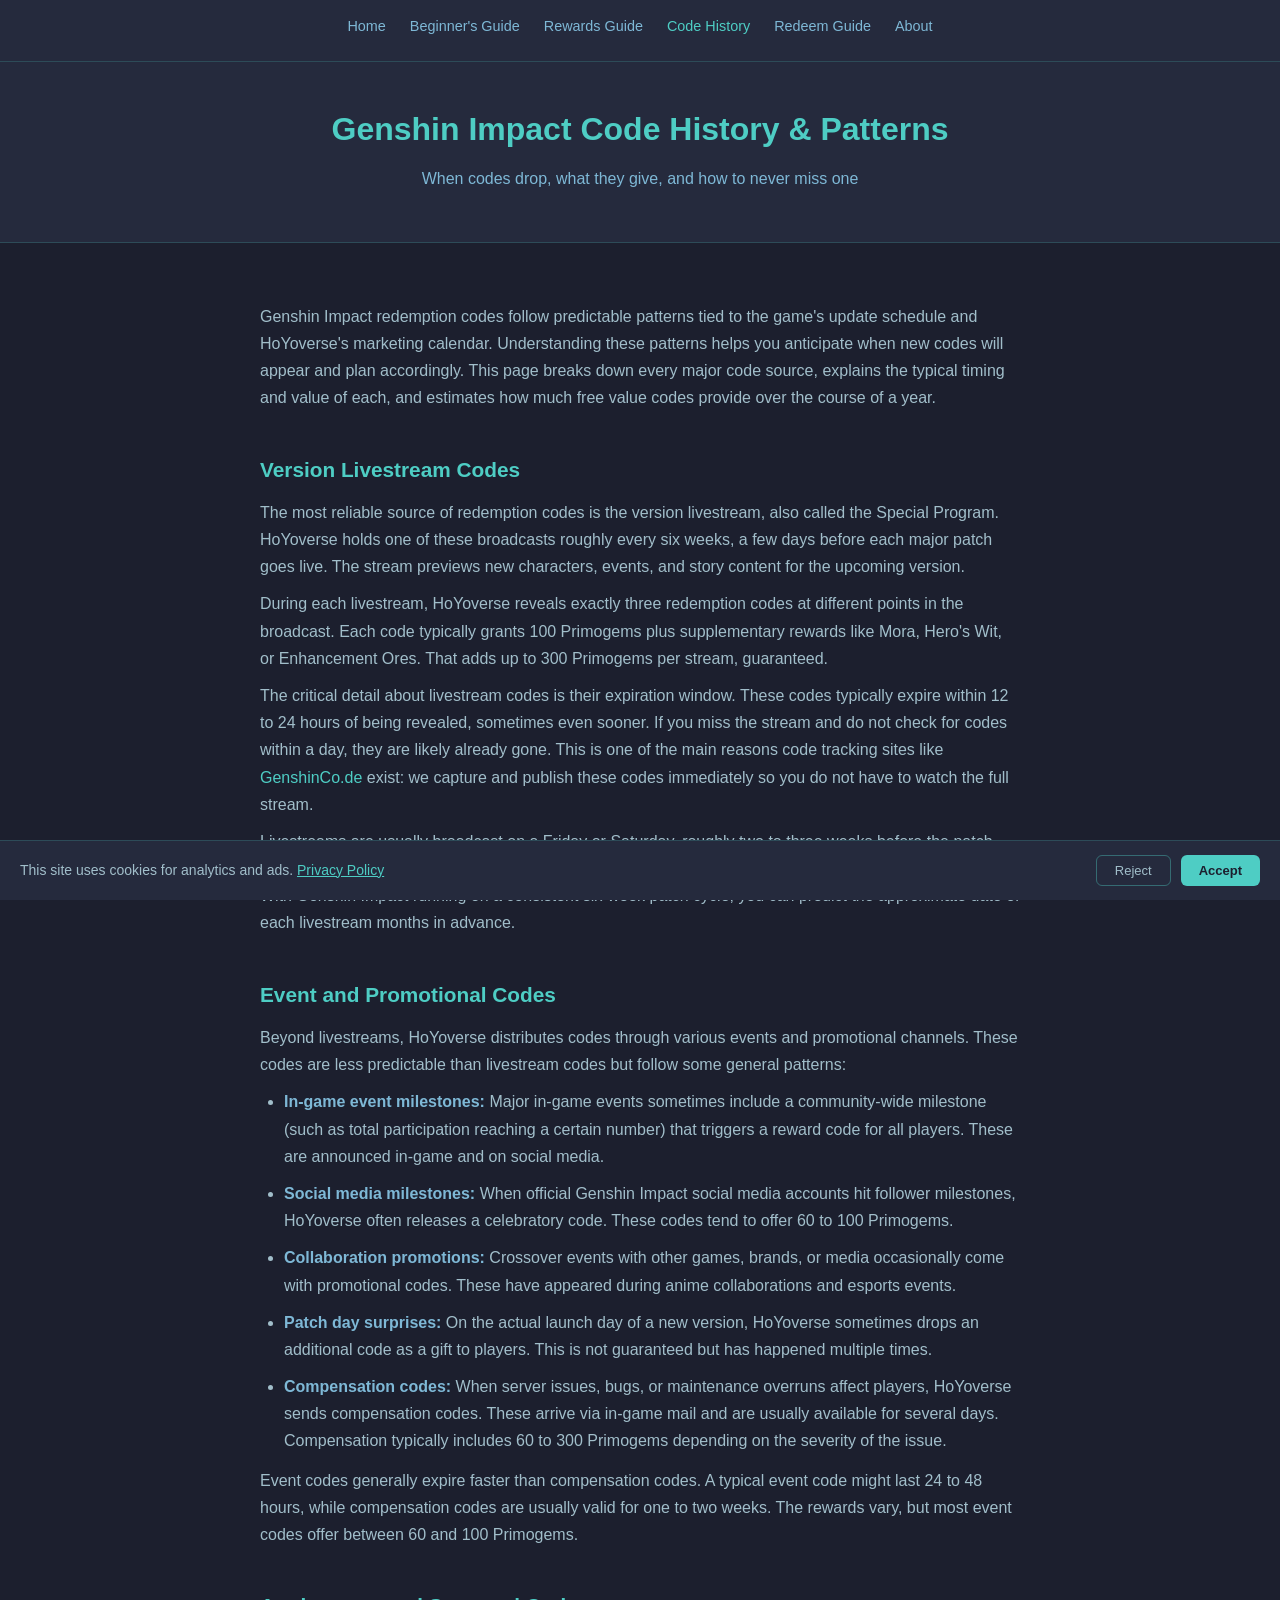
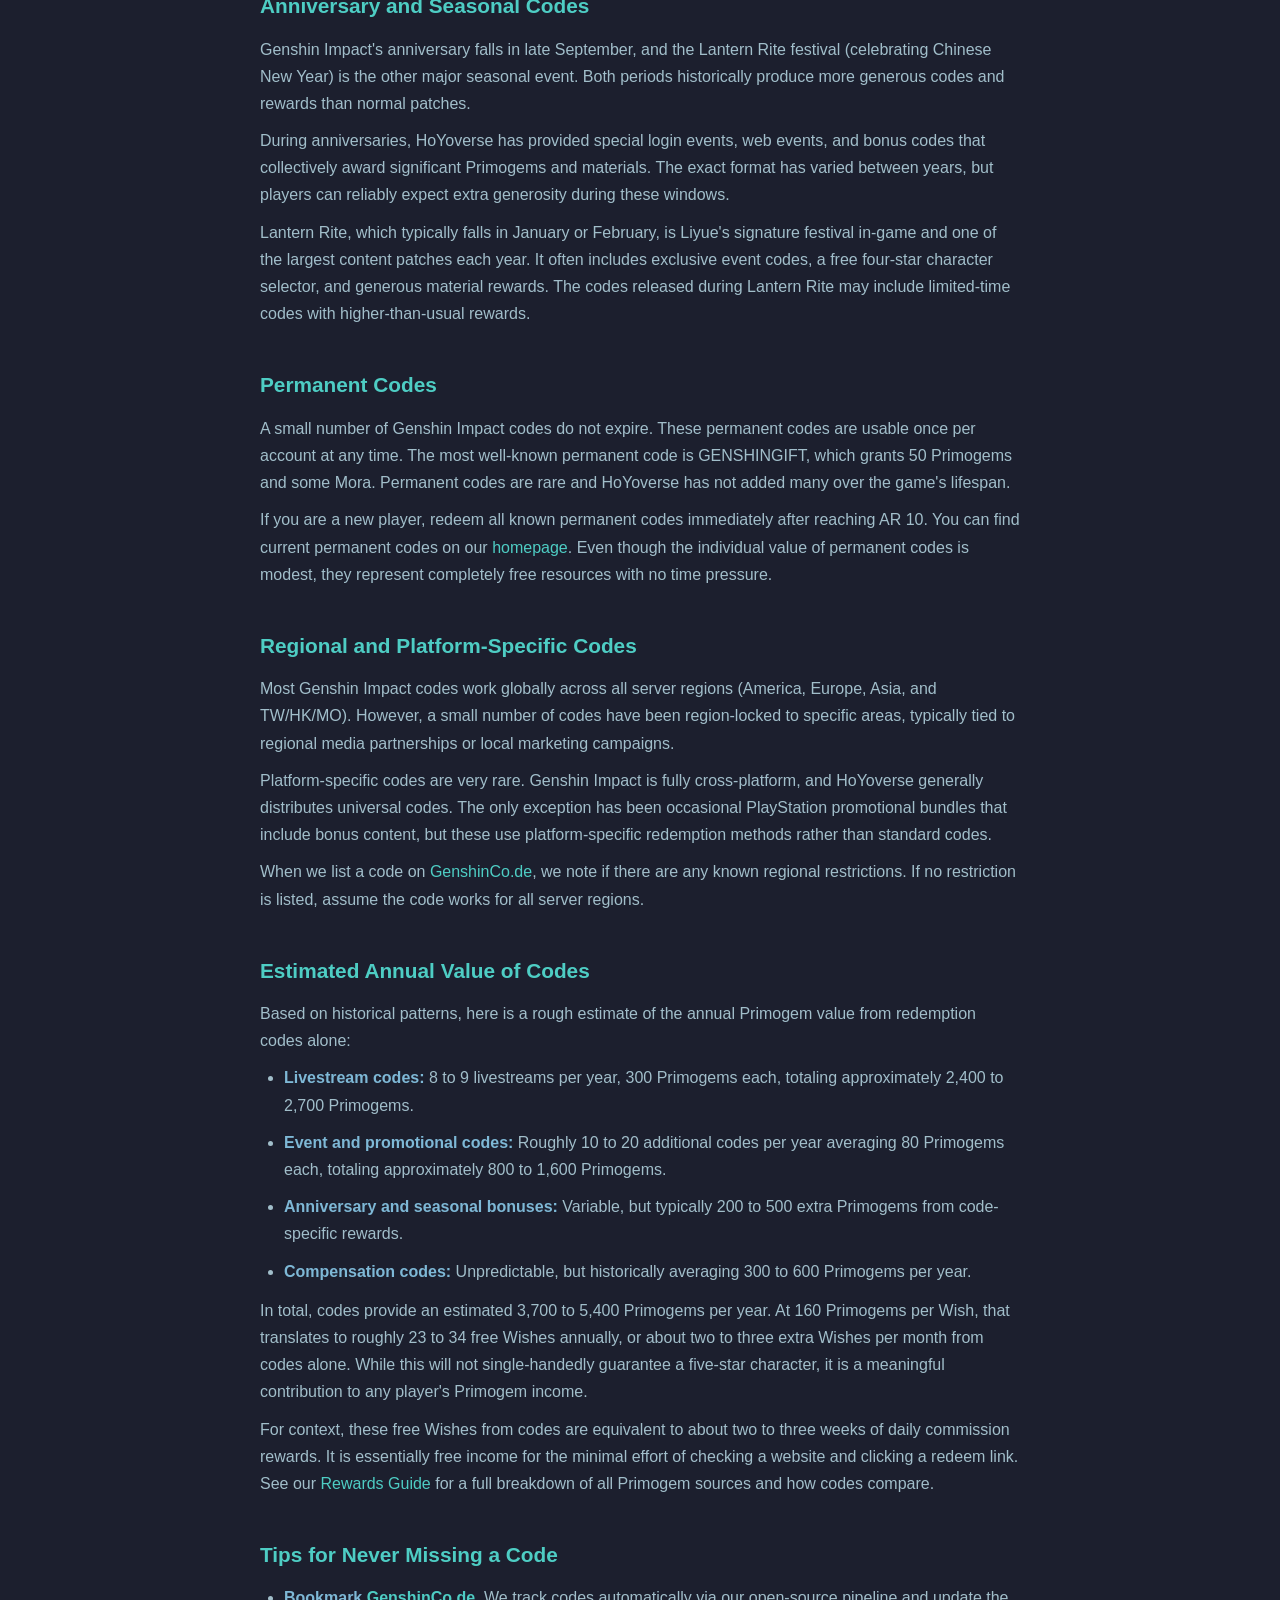
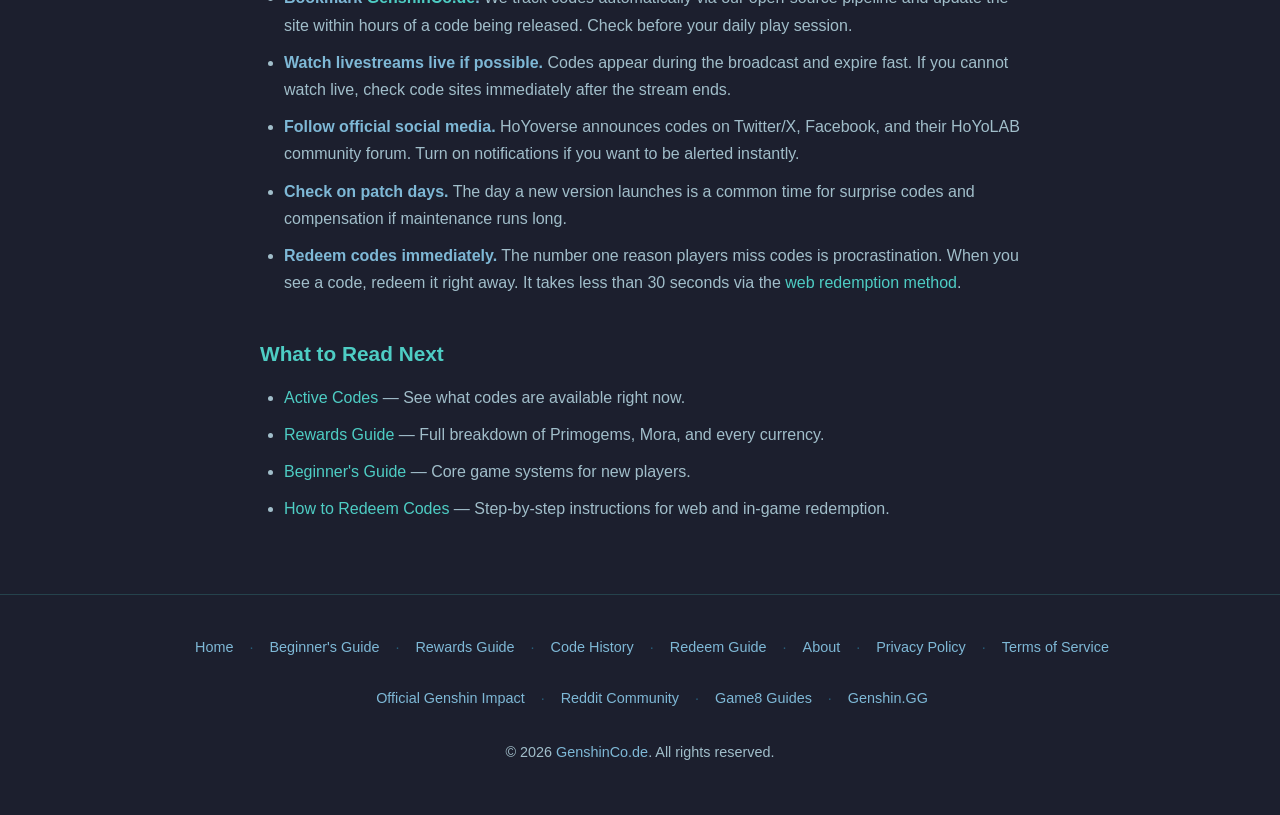
<file: event-codes.html>
<!DOCTYPE html>
<html lang="en">

<head>
    <meta charset="UTF-8">
    <meta name="viewport" content="width=device-width, initial-scale=1.0">
    <meta name="description" content="Genshin Impact code history and patterns: when codes drop, livestream code schedules, permanent codes, and estimated annual Primogem value from redemption codes.">
    <title>Genshin Impact Code History &amp; Patterns | GenshinCo.de</title>
    <!-- nosemgrep: html.security.audit.missing-integrity.missing-integrity -->
    <link rel="canonical" href="https://genshinco.de/event-codes.html">

    <!-- Open Graph Meta Tags -->
    <meta property="og:url" content="https://genshinco.de/event-codes.html">
    <meta property="og:type" content="article">
    <meta property="og:title" content="Genshin Impact Code History & Patterns | GenshinCo.de">
    <meta property="og:description" content="When Genshin Impact codes drop, livestream patterns, permanent codes, and estimated annual value from redemption codes.">
    <meta property="og:image" content="https://genshinco.de/preview.png">
    <meta property="og:locale" content="en_US">
    <meta property="og:site_name" content="GenshinCo.de">

    <!-- Twitter Meta Tags -->
    <meta name="twitter:card" content="summary_large_image">
    <meta property="twitter:domain" content="genshinco.de">
    <meta property="twitter:url" content="https://genshinco.de/event-codes.html">
    <meta name="twitter:title" content="Genshin Impact Code History & Patterns | GenshinCo.de">
    <meta name="twitter:description" content="When Genshin Impact codes drop, livestream patterns, permanent codes, and estimated annual value from redemption codes.">
    <meta name="twitter:image" content="https://genshinco.de/preview.png">

    <!-- Structured Data (JSON-LD) -->
    <script type="application/ld+json">
    [
        {
            "@context": "https://schema.org",
            "@type": "Article",
            "headline": "Genshin Impact Code History: When Codes Drop and What to Expect",
            "description": "Analysis of Genshin Impact redemption code patterns, including livestream schedules, event codes, permanent codes, and estimated annual Primogem value.",
            "url": "https://genshinco.de/event-codes.html",
            "author": {
                "@type": "Organization",
                "name": "GenshinCo.de"
            },
            "publisher": {
                "@type": "Organization",
                "name": "GenshinCo.de",
                "logo": {
                    "@type": "ImageObject",
                    "url": "https://genshinco.de/preview.png"
                }
            },
            "datePublished": "2026-11-01",
            "dateModified": "2026-11-01"
        },
        {
            "@context": "https://schema.org",
            "@type": "BreadcrumbList",
            "itemListElement": [
                {
                    "@type": "ListItem",
                    "position": 1,
                    "name": "Home",
                    "item": "https://genshinco.de/"
                },
                {
                    "@type": "ListItem",
                    "position": 2,
                    "name": "Code History",
                    "item": "https://genshinco.de/event-codes.html"
                }
            ]
        }
    ]
    </script>

    <script src="/consent.js" defer></script>
    <!-- nosemgrep: html.security.audit.missing-integrity.missing-integrity -->
    <link rel="stylesheet" href="/styles.css">
    <!-- nosemgrep: html.security.audit.missing-integrity.missing-integrity -->
    <link rel="icon" href="/favicon.ico" type="image/x-icon">
</head>

<body>
    <nav class="site-nav">
        <ul>
            <li><a href="/">Home</a></li>
            <li><a href="/beginners-guide.html">Beginner's Guide</a></li>
            <li><a href="/rewards-guide.html">Rewards Guide</a></li>
            <li><a href="/event-codes.html" aria-current="page">Code History</a></li>
            <li><a href="/guide.html">Redeem Guide</a></li>
            <li><a href="/about.html">About</a></li>
        </ul>
    </nav>

    <div class="page-header">
        <h1>Genshin Impact Code History &amp; Patterns</h1>
        <p>When codes drop, what they give, and how to never miss one</p>
    </div>

    <div class="content">
        <p>
            Genshin Impact redemption codes follow predictable patterns tied to the game's update schedule
            and HoYoverse's marketing calendar. Understanding these patterns helps you anticipate when new
            codes will appear and plan accordingly. This page breaks down every major code source, explains
            the typical timing and value of each, and estimates how much free value codes provide over the
            course of a year.
        </p>

        <h2>Version Livestream Codes</h2>
        <p>
            The most reliable source of redemption codes is the version livestream, also called the Special
            Program. HoYoverse holds one of these broadcasts roughly every six weeks, a few days before
            each major patch goes live. The stream previews new characters, events, and story content for
            the upcoming version.
        </p>
        <p>
            During each livestream, HoYoverse reveals exactly three redemption codes at different points
            in the broadcast. Each code typically grants 100 Primogems plus supplementary rewards like
            Mora, Hero's Wit, or Enhancement Ores. That adds up to 300 Primogems per stream, guaranteed.
        </p>
        <p>
            The critical detail about livestream codes is their expiration window. These codes typically
            expire within 12 to 24 hours of being revealed, sometimes even sooner. If you miss the
            stream and do not check for codes within a day, they are likely already gone. This is one
            of the main reasons code tracking sites like <a href="/">GenshinCo.de</a> exist: we capture
            and publish these codes immediately so you do not have to watch the full stream.
        </p>
        <p>
            Livestreams are usually broadcast on a Friday or Saturday, roughly two to three weeks before
            the patch launches. HoYoverse announces the stream schedule on their official social media
            a few days beforehand. With Genshin Impact running on a consistent six-week patch cycle,
            you can predict the approximate date of each livestream months in advance.
        </p>

        <h2>Event and Promotional Codes</h2>
        <p>
            Beyond livestreams, HoYoverse distributes codes through various events and promotional channels.
            These codes are less predictable than livestream codes but follow some general patterns:
        </p>
        <ul>
            <li>
                <strong>In-game event milestones:</strong> Major in-game events sometimes include
                a community-wide milestone (such as total participation reaching a certain number) that
                triggers a reward code for all players. These are announced in-game and on social media.
            </li>
            <li>
                <strong>Social media milestones:</strong> When official Genshin Impact social media
                accounts hit follower milestones, HoYoverse often releases a celebratory code. These
                codes tend to offer 60 to 100 Primogems.
            </li>
            <li>
                <strong>Collaboration promotions:</strong> Crossover events with other games, brands,
                or media occasionally come with promotional codes. These have appeared during anime
                collaborations and esports events.
            </li>
            <li>
                <strong>Patch day surprises:</strong> On the actual launch day of a new version,
                HoYoverse sometimes drops an additional code as a gift to players. This is not
                guaranteed but has happened multiple times.
            </li>
            <li>
                <strong>Compensation codes:</strong> When server issues, bugs, or maintenance overruns
                affect players, HoYoverse sends compensation codes. These arrive via in-game mail and
                are usually available for several days. Compensation typically includes 60 to 300
                Primogems depending on the severity of the issue.
            </li>
        </ul>
        <p>
            Event codes generally expire faster than compensation codes. A typical event code might
            last 24 to 48 hours, while compensation codes are usually valid for one to two weeks.
            The rewards vary, but most event codes offer between 60 and 100 Primogems.
        </p>

        <h2>Anniversary and Seasonal Codes</h2>
        <p>
            Genshin Impact's anniversary falls in late September, and the Lantern Rite festival (celebrating
            Chinese New Year) is the other major seasonal event. Both periods historically produce more
            generous codes and rewards than normal patches.
        </p>
        <p>
            During anniversaries, HoYoverse has provided special login events, web events, and bonus
            codes that collectively award significant Primogems and materials. The exact format has
            varied between years, but players can reliably expect extra generosity during these windows.
        </p>
        <p>
            Lantern Rite, which typically falls in January or February, is Liyue's signature festival
            in-game and one of the largest content patches each year. It often includes exclusive event
            codes, a free four-star character selector, and generous material rewards. The codes
            released during Lantern Rite may include limited-time codes with higher-than-usual rewards.
        </p>

        <h2>Permanent Codes</h2>
        <p>
            A small number of Genshin Impact codes do not expire. These permanent codes are usable once
            per account at any time. The most well-known permanent code is GENSHINGIFT, which grants
            50 Primogems and some Mora. Permanent codes are rare and HoYoverse has not added many over
            the game's lifespan.
        </p>
        <p>
            If you are a new player, redeem all known permanent codes immediately after reaching AR 10.
            You can find current permanent codes on our <a href="/">homepage</a>. Even though the
            individual value of permanent codes is modest, they represent completely free resources
            with no time pressure.
        </p>

        <h2>Regional and Platform-Specific Codes</h2>
        <p>
            Most Genshin Impact codes work globally across all server regions (America, Europe, Asia,
            and TW/HK/MO). However, a small number of codes have been region-locked to specific areas,
            typically tied to regional media partnerships or local marketing campaigns.
        </p>
        <p>
            Platform-specific codes are very rare. Genshin Impact is fully cross-platform, and HoYoverse
            generally distributes universal codes. The only exception has been occasional PlayStation
            promotional bundles that include bonus content, but these use platform-specific redemption
            methods rather than standard codes.
        </p>
        <p>
            When we list a code on <a href="/">GenshinCo.de</a>, we note if there are any known
            regional restrictions. If no restriction is listed, assume the code works for all
            server regions.
        </p>

        <h2>Estimated Annual Value of Codes</h2>
        <p>
            Based on historical patterns, here is a rough estimate of the annual Primogem value
            from redemption codes alone:
        </p>
        <ul>
            <li><strong>Livestream codes:</strong> 8 to 9 livestreams per year, 300 Primogems each, totaling approximately 2,400 to 2,700 Primogems.</li>
            <li><strong>Event and promotional codes:</strong> Roughly 10 to 20 additional codes per year averaging 80 Primogems each, totaling approximately 800 to 1,600 Primogems.</li>
            <li><strong>Anniversary and seasonal bonuses:</strong> Variable, but typically 200 to 500 extra Primogems from code-specific rewards.</li>
            <li><strong>Compensation codes:</strong> Unpredictable, but historically averaging 300 to 600 Primogems per year.</li>
        </ul>
        <p>
            In total, codes provide an estimated 3,700 to 5,400 Primogems per year. At 160 Primogems
            per Wish, that translates to roughly 23 to 34 free Wishes annually, or about two to three
            extra Wishes per month from codes alone. While this will not single-handedly guarantee
            a five-star character, it is a meaningful contribution to any player's Primogem income.
        </p>
        <p>
            For context, these free Wishes from codes are equivalent to about two to three weeks
            of daily commission rewards. It is essentially free income for the minimal effort of
            checking a website and clicking a redeem link. See our
            <a href="/rewards-guide.html">Rewards Guide</a> for a full breakdown of all Primogem
            sources and how codes compare.
        </p>

        <h2>Tips for Never Missing a Code</h2>
        <ul>
            <li>
                <strong>Bookmark <a href="/">GenshinCo.de</a>.</strong> We track codes automatically
                via our open-source pipeline and update the site within hours of a code being released.
                Check before your daily play session.
            </li>
            <li>
                <strong>Watch livestreams live if possible.</strong> Codes appear during the broadcast
                and expire fast. If you cannot watch live, check code sites immediately after the
                stream ends.
            </li>
            <li>
                <strong>Follow official social media.</strong> HoYoverse announces codes on Twitter/X,
                Facebook, and their HoYoLAB community forum. Turn on notifications if you want to be
                alerted instantly.
            </li>
            <li>
                <strong>Check on patch days.</strong> The day a new version launches is a common time
                for surprise codes and compensation if maintenance runs long.
            </li>
            <li>
                <strong>Redeem codes immediately.</strong> The number one reason players miss codes is
                procrastination. When you see a code, redeem it right away. It takes less than 30
                seconds via the <a href="/guide.html">web redemption method</a>.
            </li>
        </ul>

        <h2>What to Read Next</h2>
        <ul>
            <li><a href="/">Active Codes</a> &mdash; See what codes are available right now.</li>
            <li><a href="/rewards-guide.html">Rewards Guide</a> &mdash; Full breakdown of Primogems, Mora, and every currency.</li>
            <li><a href="/beginners-guide.html">Beginner's Guide</a> &mdash; Core game systems for new players.</li>
            <li><a href="/guide.html">How to Redeem Codes</a> &mdash; Step-by-step instructions for web and in-game redemption.</li>
        </ul>
    </div>

    <footer>
        <ul class="footer-nav">
            <li><a href="/">Home</a></li>
            <li><span class="footer-sep">·</span></li>
            <li><a href="/beginners-guide.html">Beginner's Guide</a></li>
            <li><span class="footer-sep">·</span></li>
            <li><a href="/rewards-guide.html">Rewards Guide</a></li>
            <li><span class="footer-sep">·</span></li>
            <li><a href="/event-codes.html">Code History</a></li>
            <li><span class="footer-sep">·</span></li>
            <li><a href="/guide.html">Redeem Guide</a></li>
            <li><span class="footer-sep">·</span></li>
            <li><a href="/about.html">About</a></li>
            <li><span class="footer-sep">·</span></li>
            <li><a href="/privacy.html">Privacy Policy</a></li>
            <li><span class="footer-sep">·</span></li>
            <li><a href="/terms.html">Terms of Service</a></li>
        </ul>
        <ul class="footer-links">
            <li><a href="https://genshin.hoyoverse.com/en/" target="_blank" rel="noopener">Official Genshin Impact</a></li>
            <li><span class="footer-sep">·</span></li>
            <li><a href="https://www.reddit.com/r/Genshin_Impact/" target="_blank" rel="noopener">Reddit Community</a></li>
            <li><span class="footer-sep">·</span></li>
            <li><a href="https://game8.co/games/Genshin-Impact" target="_blank" rel="noopener">Game8 Guides</a></li>
            <li><span class="footer-sep">·</span></li>
            <li><a href="https://genshin.gg/" target="_blank" rel="noopener">Genshin.GG</a></li>
        </ul>
        <p>&copy; 2026 <a href="https://genshinco.de">GenshinCo.de</a>. All rights reserved.</p>
    </footer>
</body>

</html>
</file>
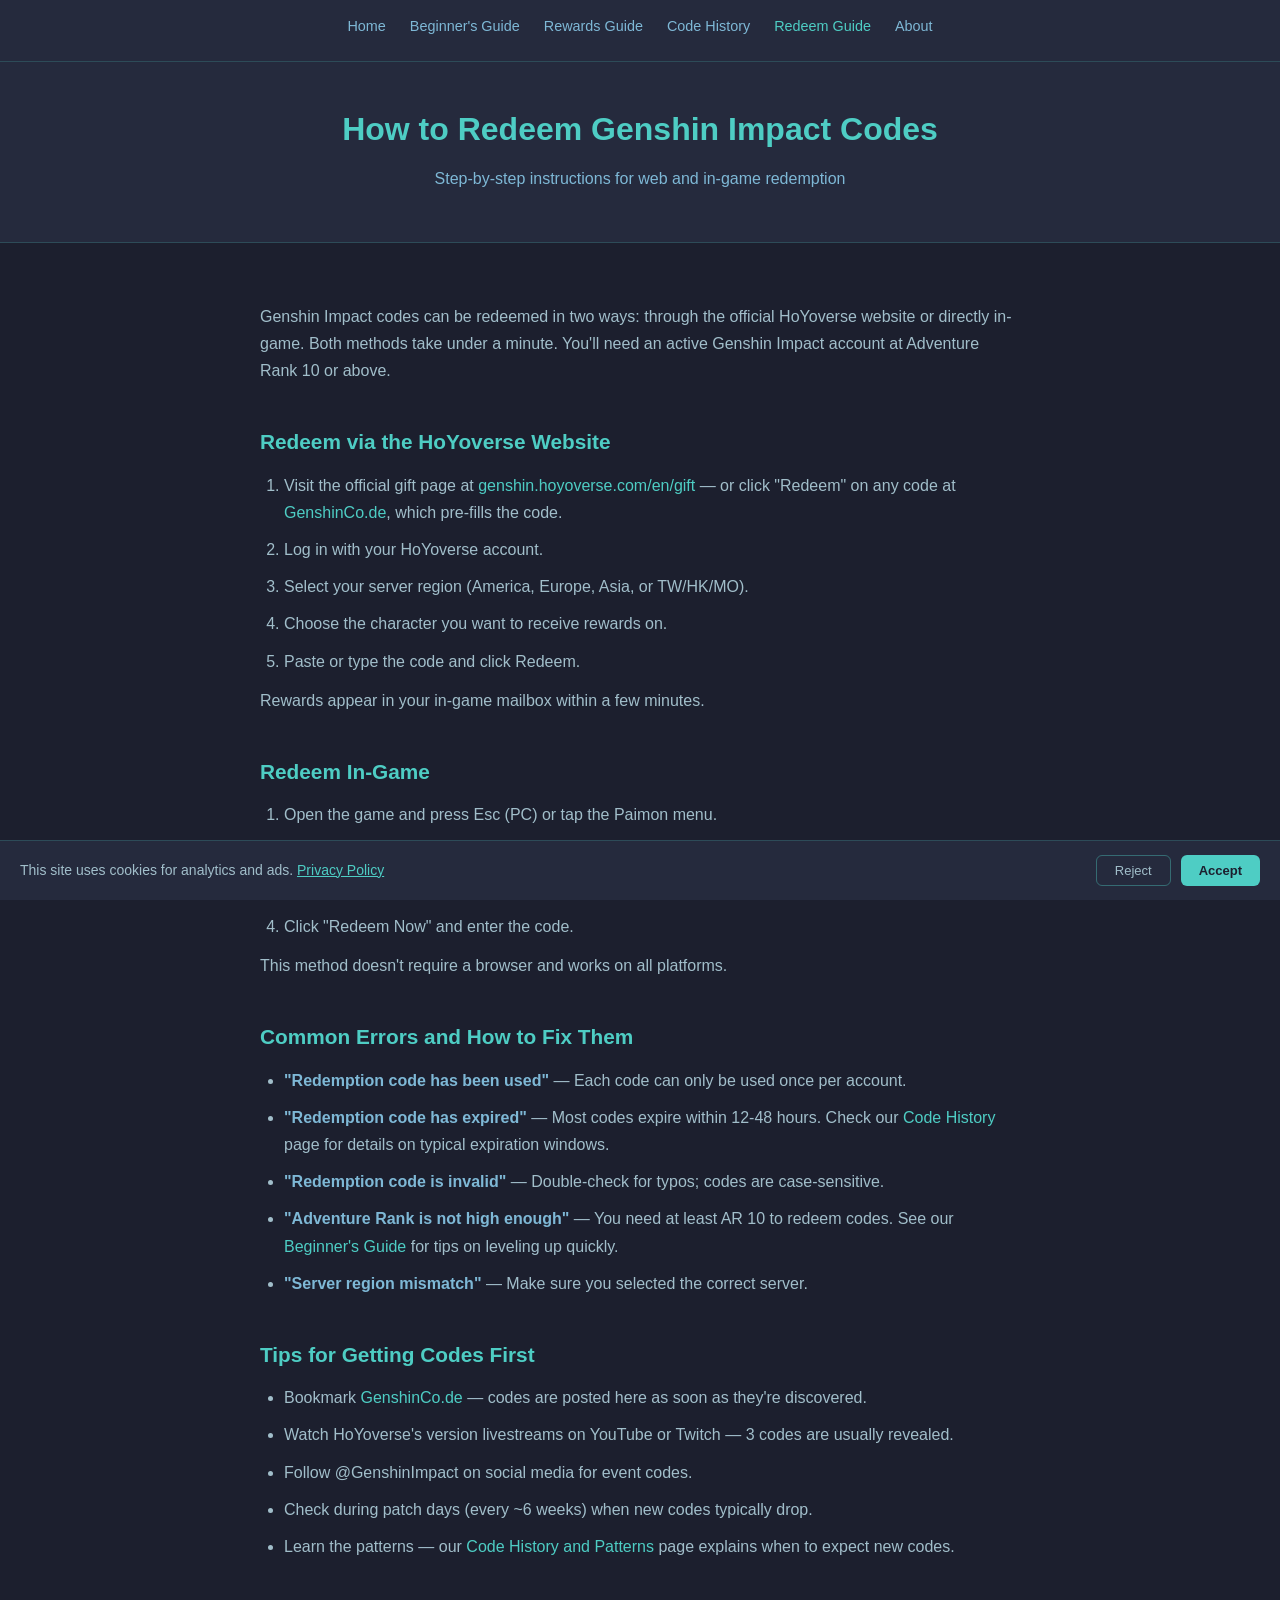
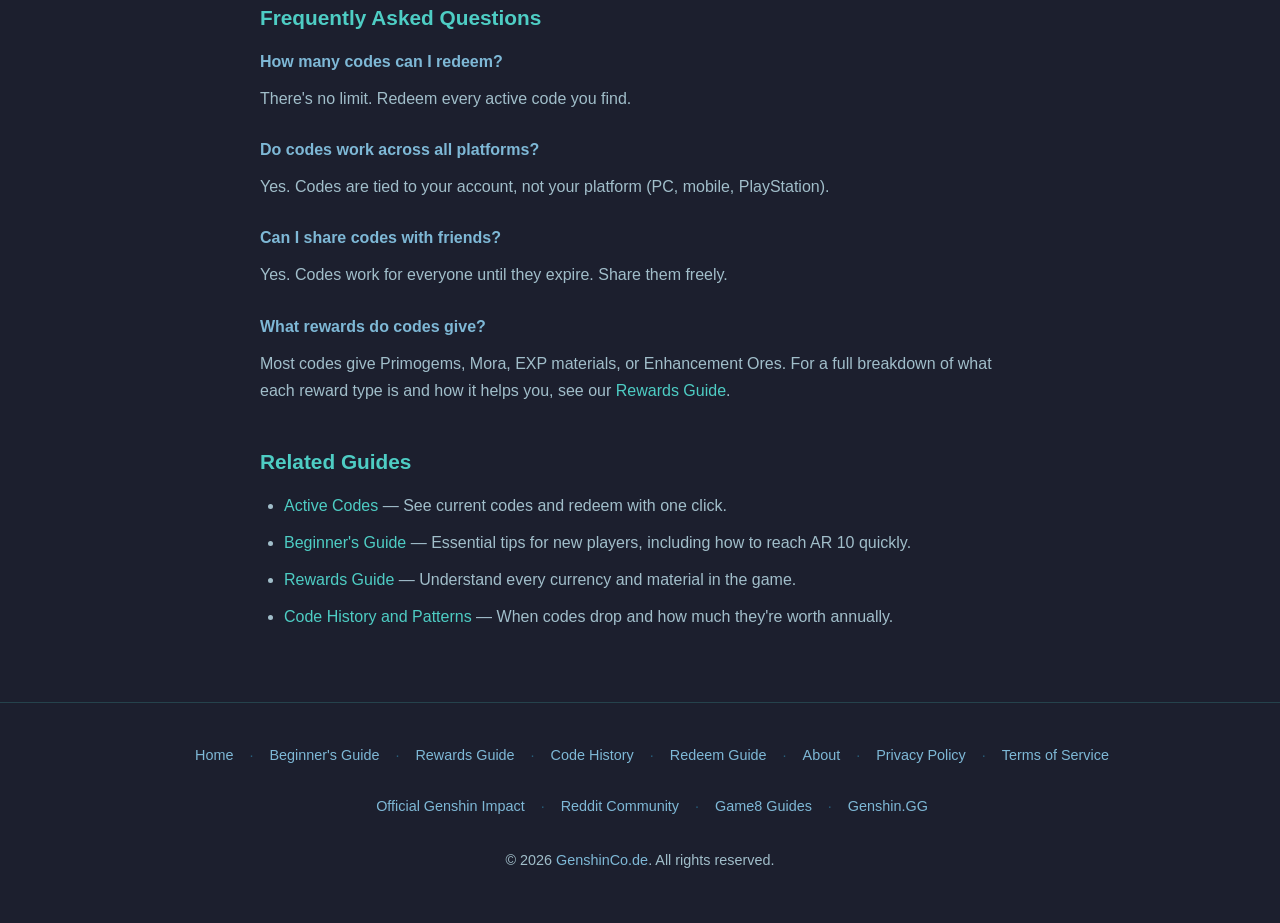
<file: guide.html>
<!DOCTYPE html>
<html lang="en">

<head>
    <meta charset="UTF-8">
    <meta name="viewport" content="width=device-width, initial-scale=1.0">
    <meta name="description" content="How to redeem Genshin Impact codes - step-by-step instructions for web and in-game redemption, common errors, and tips.">
    <title>How to Redeem Genshin Impact Codes | GenshinCo.de</title>
    <!-- nosemgrep: html.security.audit.missing-integrity.missing-integrity -->
    <link rel="canonical" href="https://genshinco.de/guide.html">

    <!-- Open Graph Meta Tags -->
    <meta property="og:url" content="https://genshinco.de/guide.html">
    <meta property="og:type" content="website">
    <meta property="og:title" content="How to Redeem Genshin Impact Codes | GenshinCo.de">
    <meta property="og:description" content="Step-by-step instructions for redeeming Genshin Impact codes via the HoYoverse website or directly in-game.">
    <meta property="og:image" content="https://genshinco.de/preview.png">
    <meta property="og:locale" content="en_US">
    <meta property="og:site_name" content="GenshinCo.de">

    <!-- Twitter Meta Tags -->
    <meta name="twitter:card" content="summary_large_image">
    <meta property="twitter:domain" content="genshinco.de">
    <meta property="twitter:url" content="https://genshinco.de/guide.html">
    <meta name="twitter:title" content="How to Redeem Genshin Impact Codes | GenshinCo.de">
    <meta name="twitter:description" content="Step-by-step instructions for redeeming Genshin Impact codes via the HoYoverse website or directly in-game.">
    <meta name="twitter:image" content="https://genshinco.de/preview.png">

    <!-- Structured Data (JSON-LD) -->
    <script type="application/ld+json">
    [
        {
            "@context": "https://schema.org",
            "@type": "HowTo",
            "name": "How to Redeem Genshin Impact Codes via the HoYoverse Website",
            "description": "Step-by-step instructions for redeeming Genshin Impact codes through the official HoYoverse gift page.",
            "url": "https://genshinco.de/guide.html",
            "step": [
                {
                    "@type": "HowToStep",
                    "position": 1,
                    "name": "Visit the gift page",
                    "text": "Go to genshin.hoyoverse.com/en/gift, or click Redeem on any code at GenshinCo.de to pre-fill the code automatically."
                },
                {
                    "@type": "HowToStep",
                    "position": 2,
                    "name": "Log in",
                    "text": "Sign in with your HoYoverse account."
                },
                {
                    "@type": "HowToStep",
                    "position": 3,
                    "name": "Select your server",
                    "text": "Choose your server region: America, Europe, Asia, or TW/HK/MO."
                },
                {
                    "@type": "HowToStep",
                    "position": 4,
                    "name": "Choose your character",
                    "text": "Select the character you want to receive the rewards on."
                },
                {
                    "@type": "HowToStep",
                    "position": 5,
                    "name": "Enter and redeem the code",
                    "text": "Paste or type the code and click Redeem. Rewards appear in your in-game mailbox within a few minutes."
                }
            ]
        },
        {
            "@context": "https://schema.org",
            "@type": "BreadcrumbList",
            "itemListElement": [
                {
                    "@type": "ListItem",
                    "position": 1,
                    "name": "Home",
                    "item": "https://genshinco.de/"
                },
                {
                    "@type": "ListItem",
                    "position": 2,
                    "name": "Redeem Guide",
                    "item": "https://genshinco.de/guide.html"
                }
            ]
        }
    ]
    </script>

    <script src="/consent.js" defer></script>
    <!-- nosemgrep: html.security.audit.missing-integrity.missing-integrity -->
    <link rel="stylesheet" href="/styles.css">

    <style>
        .faq-item { margin-bottom: 24px; }
    </style>

    <!-- nosemgrep: html.security.audit.missing-integrity.missing-integrity -->
    <link rel="icon" href="/favicon.ico" type="image/x-icon">
</head>

<body>
    <nav class="site-nav">
        <ul>
            <li><a href="/">Home</a></li>
            <li><a href="/beginners-guide.html">Beginner's Guide</a></li>
            <li><a href="/rewards-guide.html">Rewards Guide</a></li>
            <li><a href="/event-codes.html">Code History</a></li>
            <li><a href="/guide.html" aria-current="page">Redeem Guide</a></li>
            <li><a href="/about.html">About</a></li>
        </ul>
    </nav>

    <div class="page-header">
        <h1>How to Redeem Genshin Impact Codes</h1>
        <p>Step-by-step instructions for web and in-game redemption</p>
    </div>

    <div class="content">
        <p>
            Genshin Impact codes can be redeemed in two ways: through the official HoYoverse website or directly
            in-game. Both methods take under a minute. You'll need an active Genshin Impact account at Adventure
            Rank 10 or above.
        </p>

        <h2>Redeem via the HoYoverse Website</h2>
        <ol>
            <li>Visit the official gift page at <a href="https://genshin.hoyoverse.com/en/gift" target="_blank" rel="noopener">genshin.hoyoverse.com/en/gift</a> &mdash; or click "Redeem" on any code at <a href="/">GenshinCo.de</a>, which pre-fills the code.</li>
            <li>Log in with your HoYoverse account.</li>
            <li>Select your server region (America, Europe, Asia, or TW/HK/MO).</li>
            <li>Choose the character you want to receive rewards on.</li>
            <li>Paste or type the code and click Redeem.</li>
        </ol>
        <p>Rewards appear in your in-game mailbox within a few minutes.</p>

        <h2>Redeem In-Game</h2>
        <ol>
            <li>Open the game and press Esc (PC) or tap the Paimon menu.</li>
            <li>Go to Settings (gear icon).</li>
            <li>Select the Account tab.</li>
            <li>Click "Redeem Now" and enter the code.</li>
        </ol>
        <p>This method doesn't require a browser and works on all platforms.</p>

        <h2>Common Errors and How to Fix Them</h2>
        <ul>
            <li><strong>"Redemption code has been used"</strong> &mdash; Each code can only be used once per account.</li>
            <li><strong>"Redemption code has expired"</strong> &mdash; Most codes expire within 12-48 hours. Check our <a href="/event-codes.html">Code History</a> page for details on typical expiration windows.</li>
            <li><strong>"Redemption code is invalid"</strong> &mdash; Double-check for typos; codes are case-sensitive.</li>
            <li><strong>"Adventure Rank is not high enough"</strong> &mdash; You need at least AR 10 to redeem codes. See our <a href="/beginners-guide.html">Beginner's Guide</a> for tips on leveling up quickly.</li>
            <li><strong>"Server region mismatch"</strong> &mdash; Make sure you selected the correct server.</li>
        </ul>

        <h2>Tips for Getting Codes First</h2>
        <ul>
            <li>Bookmark <a href="/">GenshinCo.de</a> &mdash; codes are posted here as soon as they're discovered.</li>
            <li>Watch HoYoverse's version livestreams on YouTube or Twitch &mdash; 3 codes are usually revealed.</li>
            <li>Follow @GenshinImpact on social media for event codes.</li>
            <li>Check during patch days (every ~6 weeks) when new codes typically drop.</li>
            <li>Learn the patterns &mdash; our <a href="/event-codes.html">Code History and Patterns</a> page explains when to expect new codes.</li>
        </ul>

        <h2>Frequently Asked Questions</h2>

        <div class="faq-item">
            <p><strong>How many codes can I redeem?</strong></p>
            <p>There's no limit. Redeem every active code you find.</p>
        </div>

        <div class="faq-item">
            <p><strong>Do codes work across all platforms?</strong></p>
            <p>Yes. Codes are tied to your account, not your platform (PC, mobile, PlayStation).</p>
        </div>

        <div class="faq-item">
            <p><strong>Can I share codes with friends?</strong></p>
            <p>Yes. Codes work for everyone until they expire. Share them freely.</p>
        </div>

        <div class="faq-item">
            <p><strong>What rewards do codes give?</strong></p>
            <p>Most codes give Primogems, Mora, EXP materials, or Enhancement Ores. For a full breakdown of what each reward type is and how it helps you, see our <a href="/rewards-guide.html">Rewards Guide</a>.</p>
        </div>

        <h2>Related Guides</h2>
        <ul>
            <li><a href="/">Active Codes</a> &mdash; See current codes and redeem with one click.</li>
            <li><a href="/beginners-guide.html">Beginner's Guide</a> &mdash; Essential tips for new players, including how to reach AR 10 quickly.</li>
            <li><a href="/rewards-guide.html">Rewards Guide</a> &mdash; Understand every currency and material in the game.</li>
            <li><a href="/event-codes.html">Code History and Patterns</a> &mdash; When codes drop and how much they're worth annually.</li>
        </ul>
    </div>

    <footer>
        <ul class="footer-nav">
            <li><a href="/">Home</a></li>
            <li><span class="footer-sep">·</span></li>
            <li><a href="/beginners-guide.html">Beginner's Guide</a></li>
            <li><span class="footer-sep">·</span></li>
            <li><a href="/rewards-guide.html">Rewards Guide</a></li>
            <li><span class="footer-sep">·</span></li>
            <li><a href="/event-codes.html">Code History</a></li>
            <li><span class="footer-sep">·</span></li>
            <li><a href="/guide.html">Redeem Guide</a></li>
            <li><span class="footer-sep">·</span></li>
            <li><a href="/about.html">About</a></li>
            <li><span class="footer-sep">·</span></li>
            <li><a href="/privacy.html">Privacy Policy</a></li>
            <li><span class="footer-sep">·</span></li>
            <li><a href="/terms.html">Terms of Service</a></li>
        </ul>
        <ul class="footer-links">
            <li><a href="https://genshin.hoyoverse.com/en/" target="_blank" rel="noopener">Official Genshin Impact</a></li>
            <li><span class="footer-sep">·</span></li>
            <li><a href="https://www.reddit.com/r/Genshin_Impact/" target="_blank" rel="noopener">Reddit Community</a></li>
            <li><span class="footer-sep">·</span></li>
            <li><a href="https://game8.co/games/Genshin-Impact" target="_blank" rel="noopener">Game8 Guides</a></li>
            <li><span class="footer-sep">·</span></li>
            <li><a href="https://genshin.gg/" target="_blank" rel="noopener">Genshin.GG</a></li>
        </ul>
        <p>&copy; 2026 <a href="https://genshinco.de">GenshinCo.de</a>. All rights reserved.</p>
    </footer>
</body>

</html>
</file>
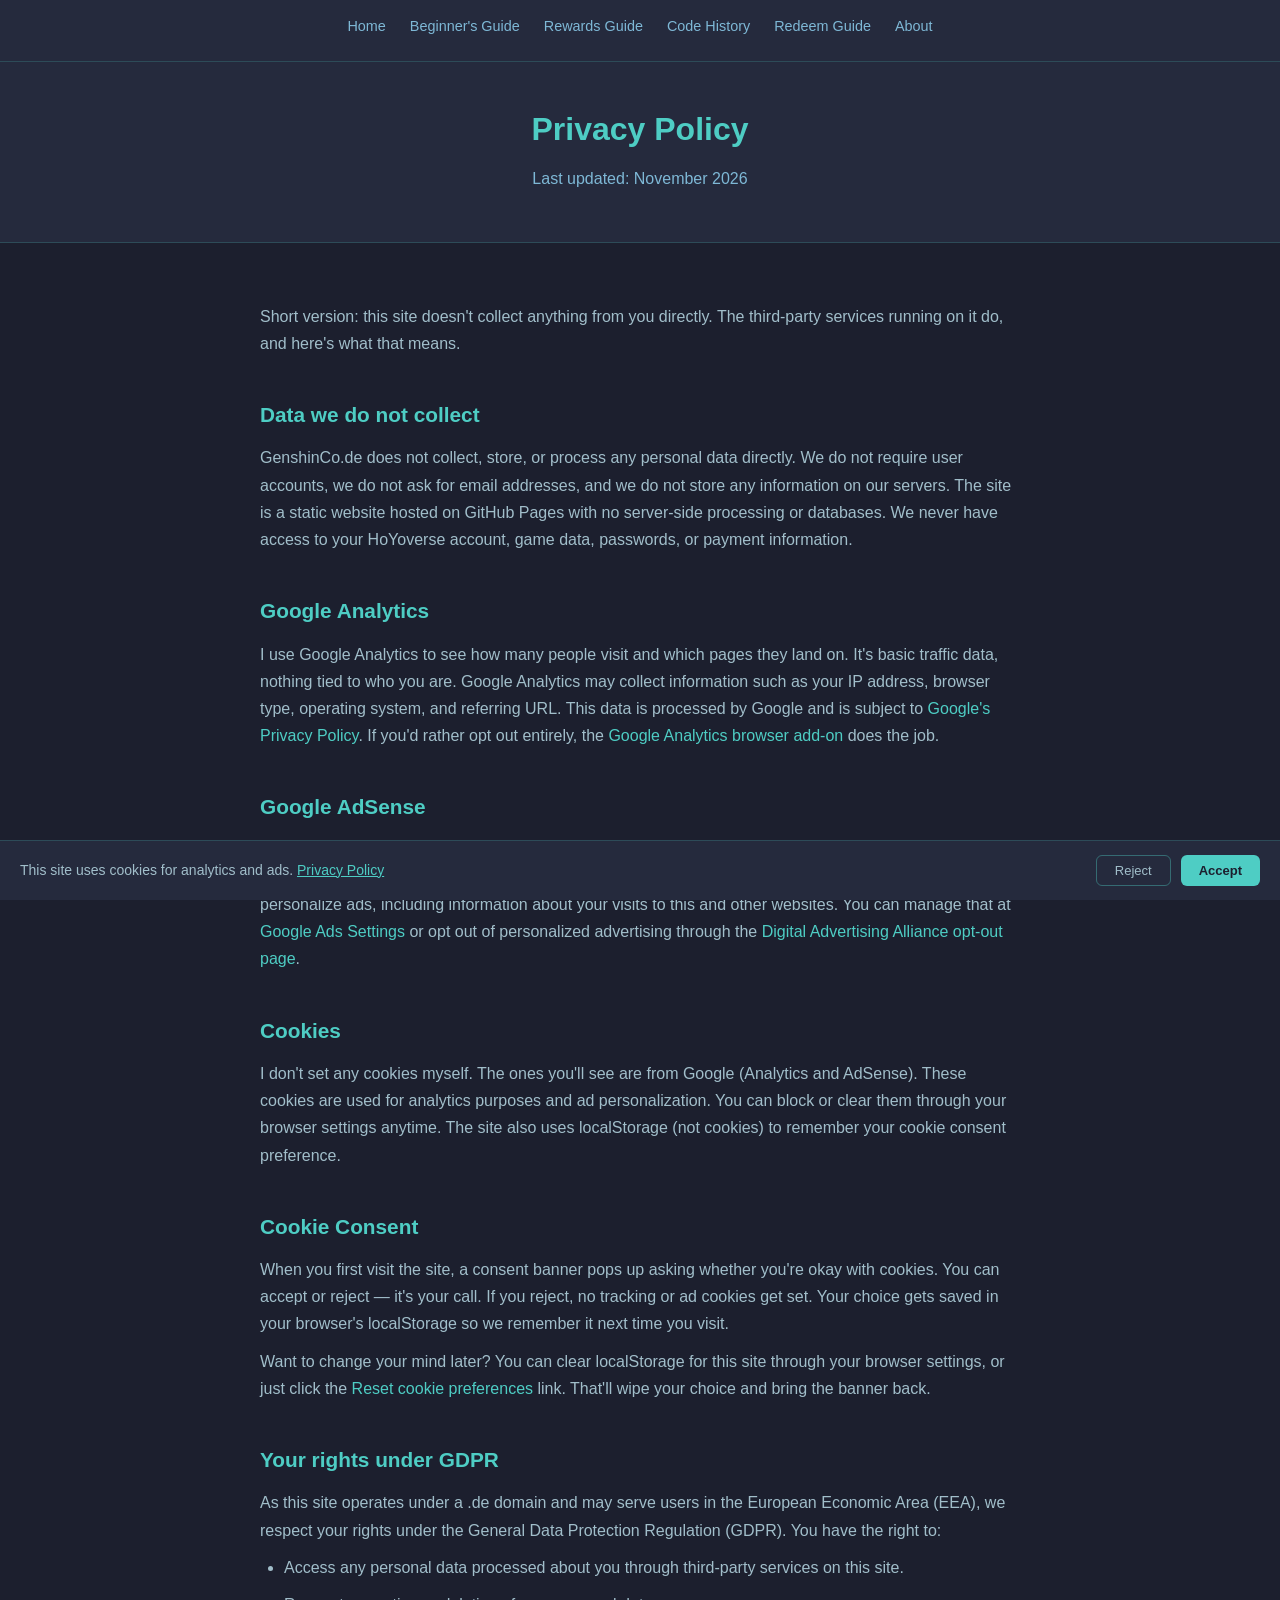
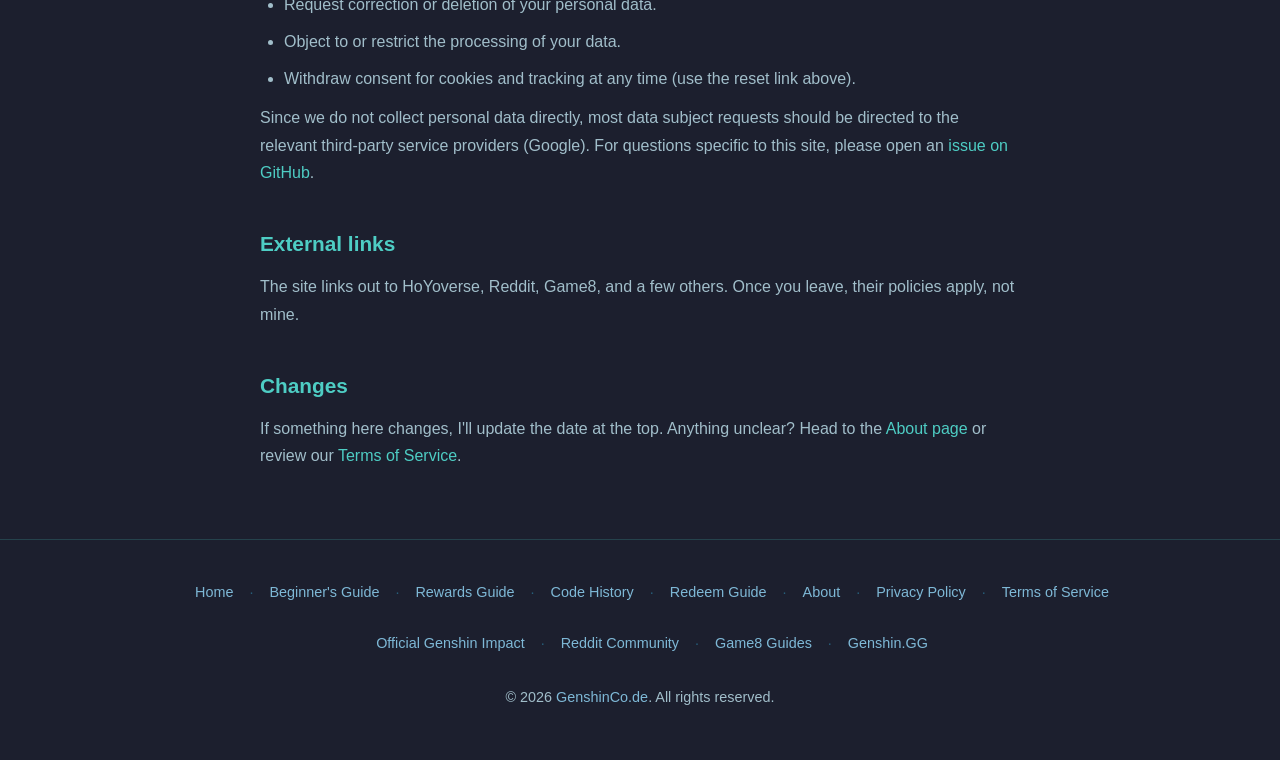
<file: privacy.html>
<!DOCTYPE html>
<html lang="en">

<head>
    <meta charset="UTF-8">
    <meta name="viewport" content="width=device-width, initial-scale=1.0">
    <meta name="description" content="Privacy Policy for GenshinCo.de. How we handle data, cookies, advertising, and your rights under GDPR.">
    <title>Privacy Policy | GenshinCo.de</title>
    <!-- nosemgrep: html.security.audit.missing-integrity.missing-integrity -->
    <link rel="canonical" href="https://genshinco.de/privacy.html">

    <!-- Open Graph Meta Tags -->
    <meta property="og:url" content="https://genshinco.de/privacy.html">
    <meta property="og:type" content="website">
    <meta property="og:title" content="Privacy Policy | GenshinCo.de">
    <meta property="og:description" content="Privacy Policy for GenshinCo.de. This site uses Google Analytics and AdSense. No personal data is collected directly.">
    <meta property="og:image" content="https://genshinco.de/preview.png">
    <meta property="og:locale" content="en_US">
    <meta property="og:site_name" content="GenshinCo.de">

    <!-- Twitter Meta Tags -->
    <meta name="twitter:card" content="summary_large_image">
    <meta property="twitter:domain" content="genshinco.de">
    <meta property="twitter:url" content="https://genshinco.de/privacy.html">
    <meta name="twitter:title" content="Privacy Policy | GenshinCo.de">
    <meta name="twitter:description" content="Privacy Policy for GenshinCo.de. This site uses Google Analytics and AdSense. No personal data is collected directly.">
    <meta name="twitter:image" content="https://genshinco.de/preview.png">

    <!-- Structured Data (JSON-LD) -->
    <script type="application/ld+json">
    [
        {
            "@context": "https://schema.org",
            "@type": "WebPage",
            "name": "Privacy Policy | GenshinCo.de",
            "description": "Privacy Policy for GenshinCo.de. Covers Google Analytics, Google AdSense, cookies, GDPR rights, and external links.",
            "url": "https://genshinco.de/privacy.html",
            "publisher": {
                "@type": "Organization",
                "name": "GenshinCo.de",
                "logo": {
                    "@type": "ImageObject",
                    "url": "https://genshinco.de/preview.png"
                }
            }
        },
        {
            "@context": "https://schema.org",
            "@type": "BreadcrumbList",
            "itemListElement": [
                {
                    "@type": "ListItem",
                    "position": 1,
                    "name": "Home",
                    "item": "https://genshinco.de/"
                },
                {
                    "@type": "ListItem",
                    "position": 2,
                    "name": "Privacy Policy",
                    "item": "https://genshinco.de/privacy.html"
                }
            ]
        }
    ]
    </script>

    <script src="/consent.js" defer></script>
    <!-- nosemgrep: html.security.audit.missing-integrity.missing-integrity -->
    <link rel="stylesheet" href="/styles.css">
    <!-- nosemgrep: html.security.audit.missing-integrity.missing-integrity -->
    <link rel="icon" href="/favicon.ico" type="image/x-icon">
</head>

<body>
    <nav class="site-nav">
        <ul>
            <li><a href="/">Home</a></li>
            <li><a href="/beginners-guide.html">Beginner's Guide</a></li>
            <li><a href="/rewards-guide.html">Rewards Guide</a></li>
            <li><a href="/event-codes.html">Code History</a></li>
            <li><a href="/guide.html">Redeem Guide</a></li>
            <li><a href="/about.html">About</a></li>
        </ul>
    </nav>

    <div class="page-header">
        <h1>Privacy Policy</h1>
        <p>Last updated: November 2026</p>
    </div>

    <div class="content">
        <p>
            Short version: this site doesn't collect anything from you directly.
            The third-party services running on it do, and here's what that means.
        </p>

        <h2>Data we do not collect</h2>
        <p>
            GenshinCo.de does not collect, store, or process any personal data directly. We do not require
            user accounts, we do not ask for email addresses, and we do not store any information on our servers.
            The site is a static website hosted on GitHub Pages with no server-side processing or databases.
            We never have access to your HoYoverse account, game data, passwords, or payment information.
        </p>

        <h2>Google Analytics</h2>
        <p>
            I use Google Analytics to see how many people visit and which pages they land on.
            It's basic traffic data, nothing tied to who you are. Google Analytics may collect
            information such as your IP address, browser type, operating system, and referring URL.
            This data is processed by Google and is subject to
            <a href="https://policies.google.com/privacy" target="_blank" rel="noopener">Google's Privacy Policy</a>.
            If you'd rather opt out entirely,
            the <a href="https://tools.google.com/dlpage/gaoptout" target="_blank" rel="noopener">Google Analytics browser add-on</a> does the job.
        </p>

        <h2>Google AdSense</h2>
        <p>
            There are ads on the site, served by Google AdSense. Google may use cookies to show you
            ads based on what you've been browsing elsewhere. Google and its advertising partners may
            collect and use data to personalize ads, including information about your visits to this
            and other websites. You can manage that at
            <a href="https://www.google.com/settings/ads" target="_blank" rel="noopener">Google Ads Settings</a>
            or opt out of personalized advertising through the
            <a href="https://optout.aboutads.info/" target="_blank" rel="noopener">Digital Advertising Alliance opt-out page</a>.
        </p>

        <h2>Cookies</h2>
        <p>
            I don't set any cookies myself. The ones you'll see are from Google (Analytics and AdSense).
            These cookies are used for analytics purposes and ad personalization. You can block or clear
            them through your browser settings anytime. The site also uses localStorage (not cookies) to
            remember your cookie consent preference.
        </p>

        <h2>Cookie Consent</h2>
        <p>
            When you first visit the site, a consent banner pops up asking whether you're okay with cookies.
            You can accept or reject &mdash; it's your call. If you reject, no tracking or ad cookies get set.
            Your choice gets saved in your browser's localStorage so we remember it next time you visit.
        </p>
        <p>
            Want to change your mind later? You can clear localStorage for this site through your browser settings,
            or just click the <a href="javascript:localStorage.removeItem('cookie_consent'); location.reload();">Reset cookie preferences</a> link.
            That'll wipe your choice and bring the banner back.
        </p>

        <h2>Your rights under GDPR</h2>
        <p>
            As this site operates under a .de domain and may serve users in the European Economic Area (EEA),
            we respect your rights under the General Data Protection Regulation (GDPR). You have the right to:
        </p>
        <ul>
            <li>Access any personal data processed about you through third-party services on this site.</li>
            <li>Request correction or deletion of your personal data.</li>
            <li>Object to or restrict the processing of your data.</li>
            <li>Withdraw consent for cookies and tracking at any time (use the reset link above).</li>
        </ul>
        <p>
            Since we do not collect personal data directly, most data subject requests should be directed
            to the relevant third-party service providers (Google). For questions specific to this site,
            please open an <a href="https://github.com/damoun/genshinco.de/issues" target="_blank" rel="noopener">issue on GitHub</a>.
        </p>

        <h2>External links</h2>
        <p>
            The site links out to HoYoverse, Reddit, Game8, and a few others.
            Once you leave, their policies apply, not mine.
        </p>

        <h2>Changes</h2>
        <p>
            If something here changes, I'll update the date at the top.
            Anything unclear? Head to the <a href="/about.html">About page</a> or review our
            <a href="/terms.html">Terms of Service</a>.
        </p>
    </div>

    <footer>
        <ul class="footer-nav">
            <li><a href="/">Home</a></li>
            <li><span class="footer-sep">·</span></li>
            <li><a href="/beginners-guide.html">Beginner's Guide</a></li>
            <li><span class="footer-sep">·</span></li>
            <li><a href="/rewards-guide.html">Rewards Guide</a></li>
            <li><span class="footer-sep">·</span></li>
            <li><a href="/event-codes.html">Code History</a></li>
            <li><span class="footer-sep">·</span></li>
            <li><a href="/guide.html">Redeem Guide</a></li>
            <li><span class="footer-sep">·</span></li>
            <li><a href="/about.html">About</a></li>
            <li><span class="footer-sep">·</span></li>
            <li><a href="/privacy.html">Privacy Policy</a></li>
            <li><span class="footer-sep">·</span></li>
            <li><a href="/terms.html">Terms of Service</a></li>
        </ul>
        <ul class="footer-links">
            <li><a href="https://genshin.hoyoverse.com/en/" target="_blank" rel="noopener">Official Genshin Impact</a></li>
            <li><span class="footer-sep">·</span></li>
            <li><a href="https://www.reddit.com/r/Genshin_Impact/" target="_blank" rel="noopener">Reddit Community</a></li>
            <li><span class="footer-sep">·</span></li>
            <li><a href="https://game8.co/games/Genshin-Impact" target="_blank" rel="noopener">Game8 Guides</a></li>
            <li><span class="footer-sep">·</span></li>
            <li><a href="https://genshin.gg/" target="_blank" rel="noopener">Genshin.GG</a></li>
        </ul>
        <p>&copy; 2026 <a href="https://genshinco.de">GenshinCo.de</a>. All rights reserved.</p>
    </footer>
</body>

</html>
</file>
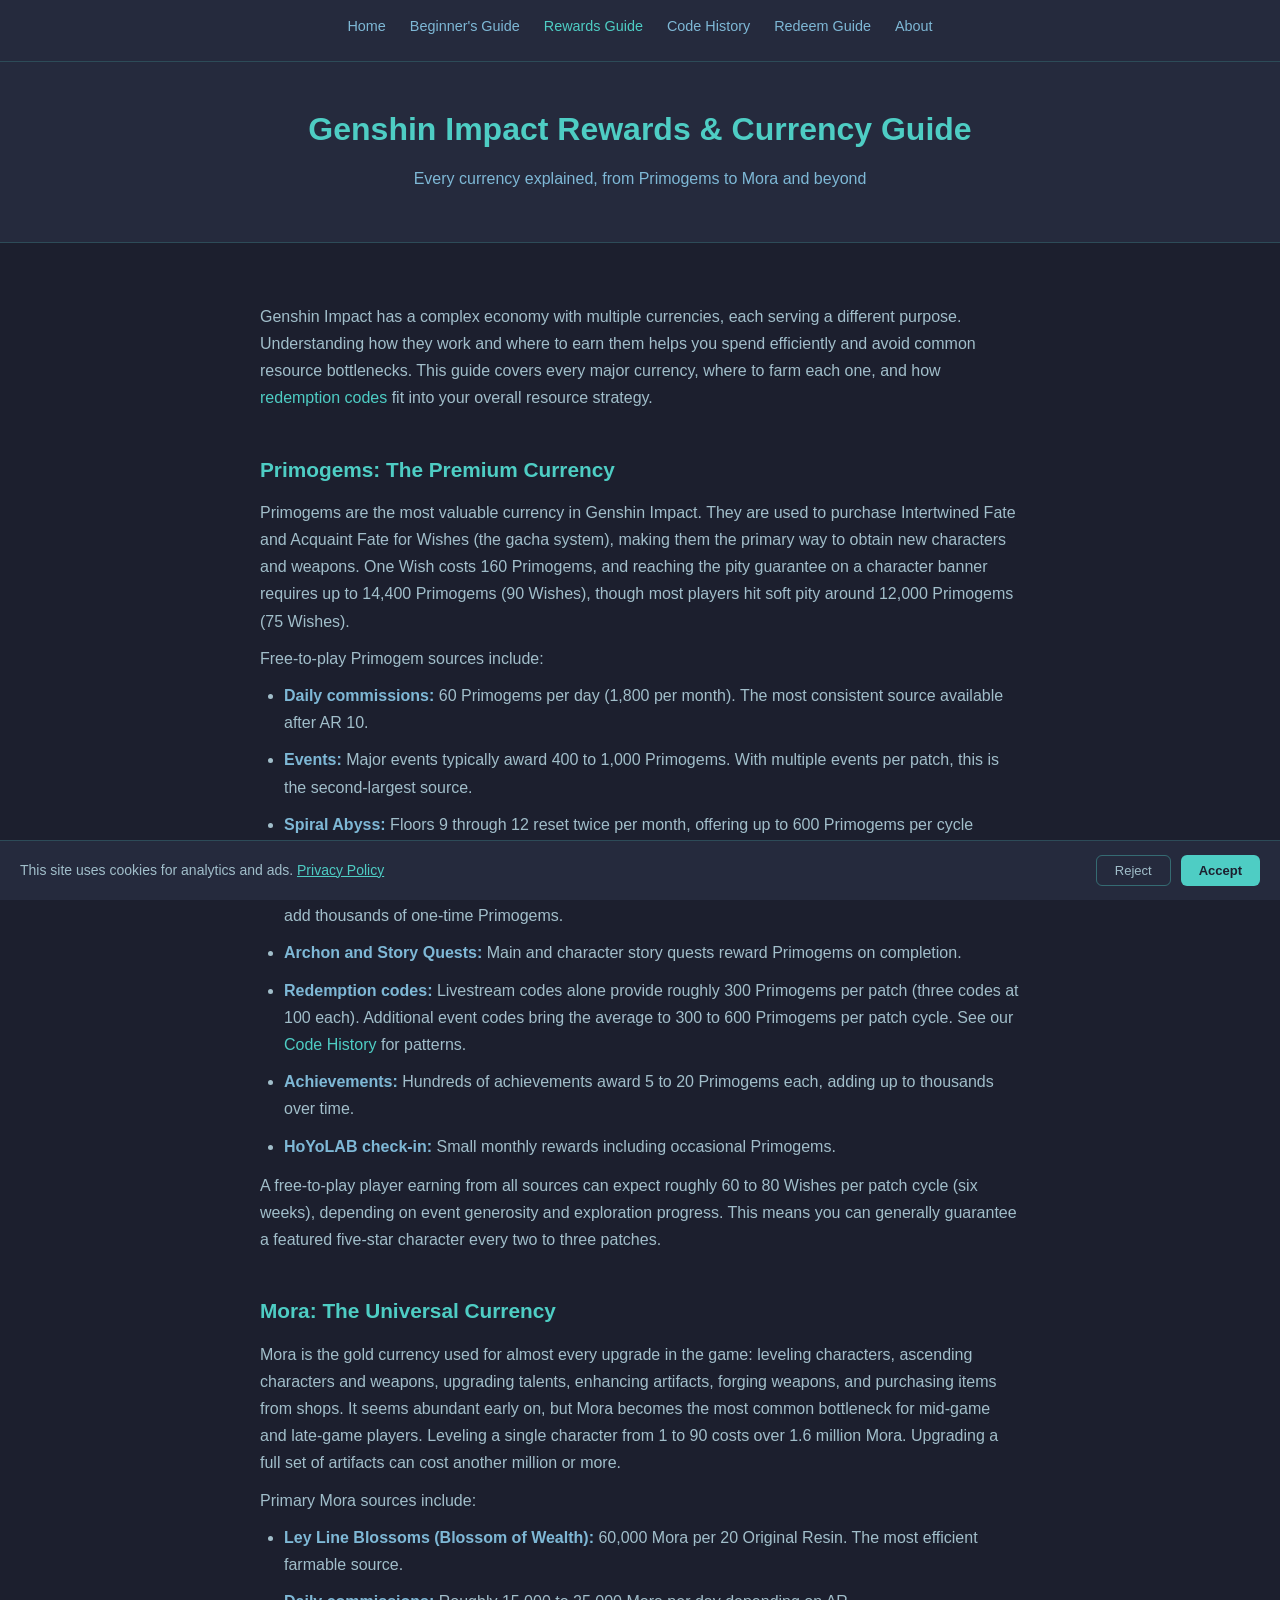
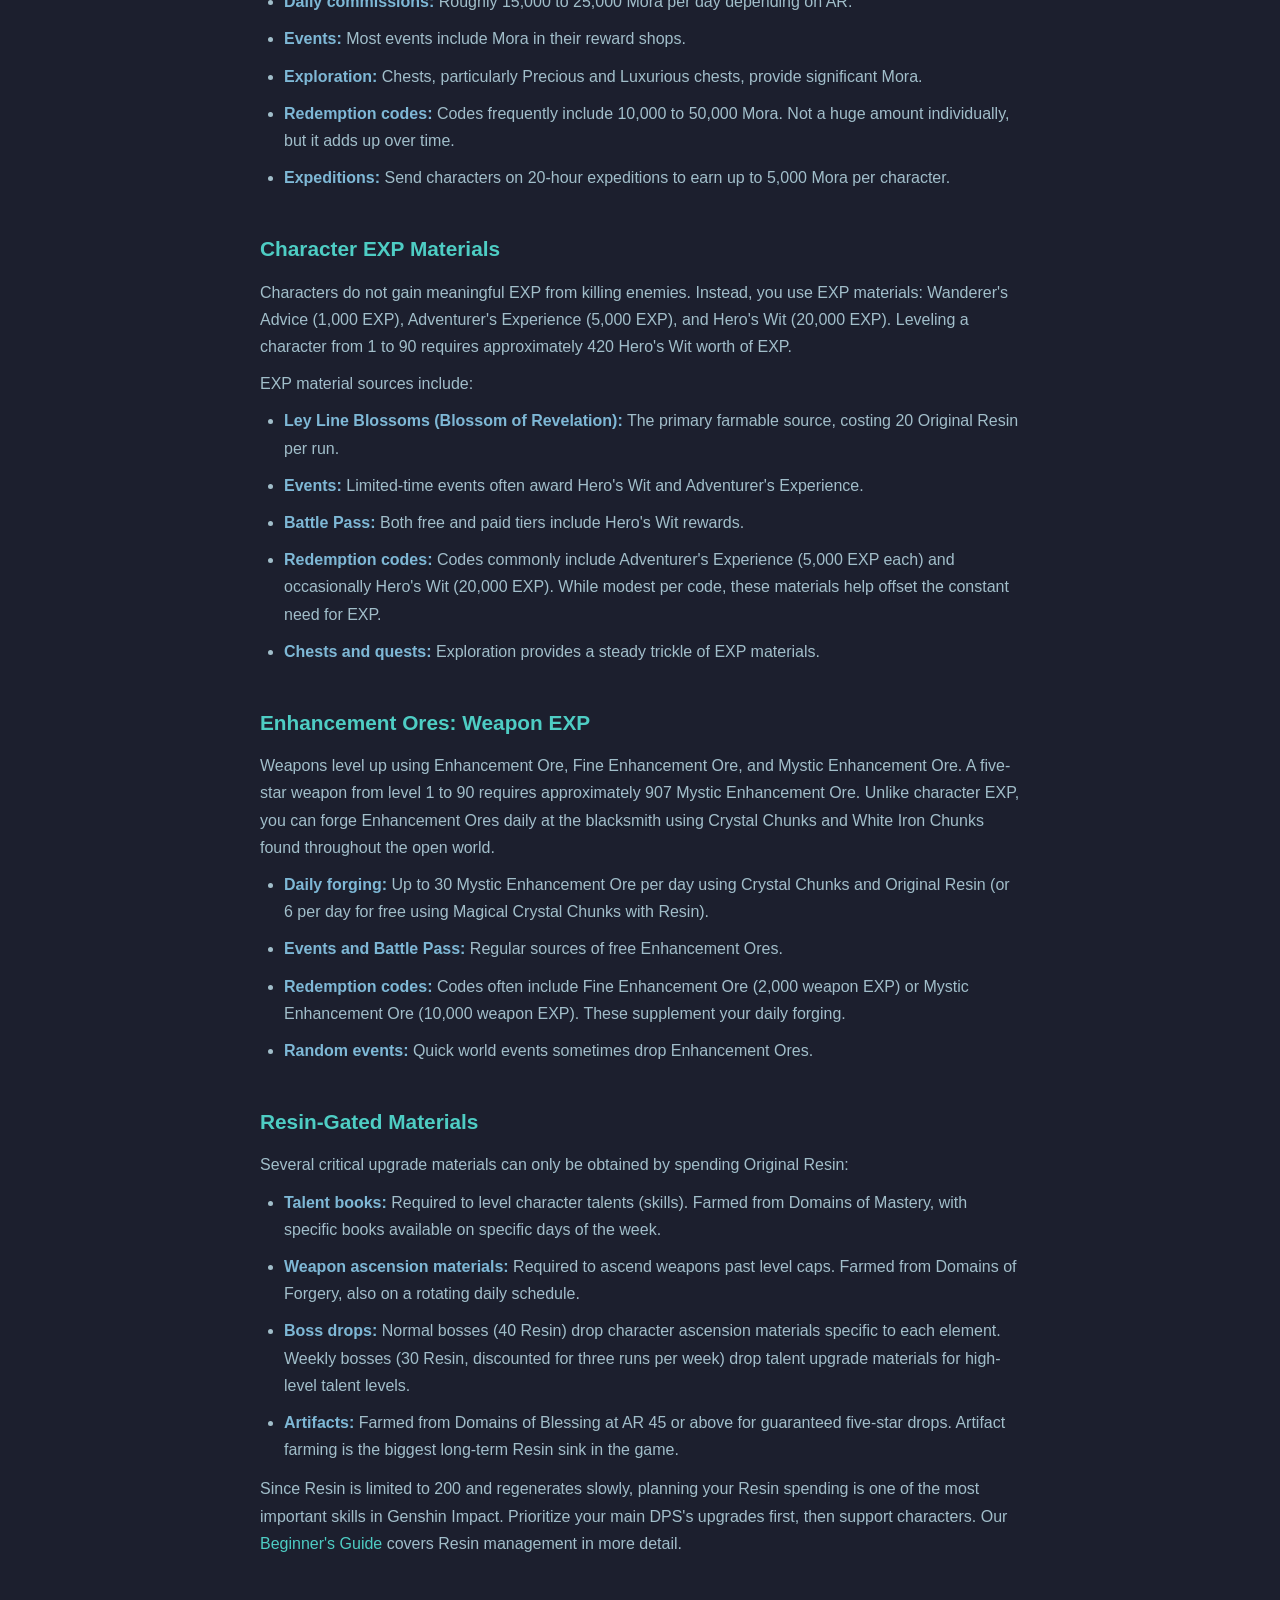
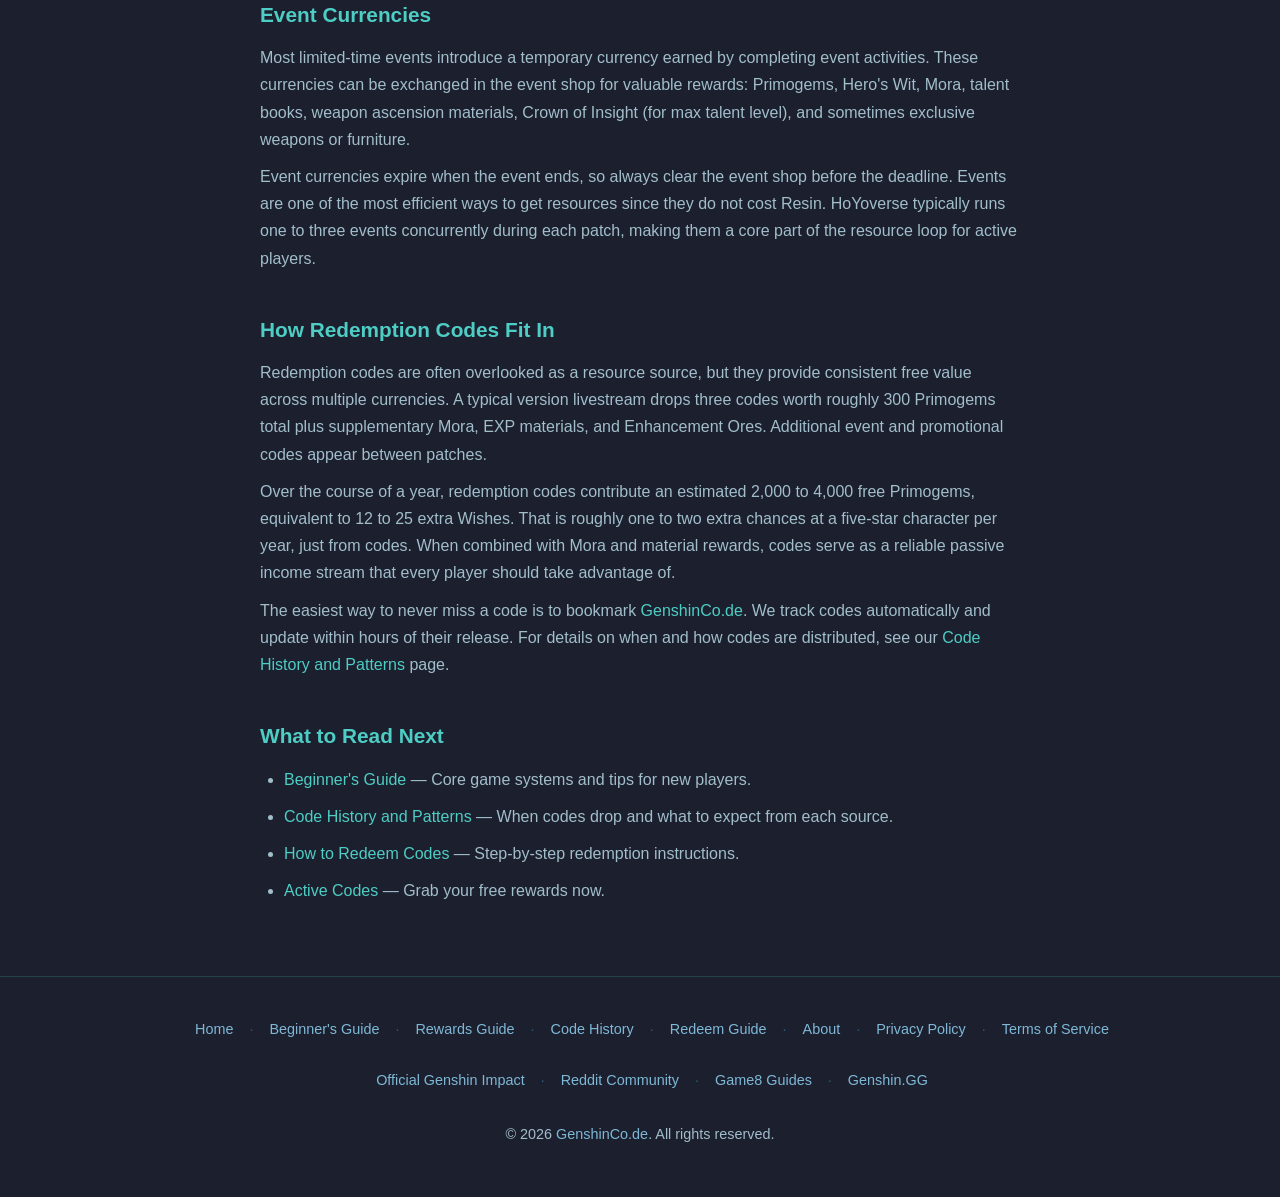
<file: rewards-guide.html>
<!DOCTYPE html>
<html lang="en">

<head>
    <meta charset="UTF-8">
    <meta name="viewport" content="width=device-width, initial-scale=1.0">
    <meta name="description" content="Genshin Impact rewards and currency guide: Primogems, Mora, Hero's Wit, Enhancement Ore, and how redemption codes fit into your resource strategy.">
    <title>Genshin Impact Rewards &amp; Currency Guide | GenshinCo.de</title>
    <!-- nosemgrep: html.security.audit.missing-integrity.missing-integrity -->
    <link rel="canonical" href="https://genshinco.de/rewards-guide.html">

    <!-- Open Graph Meta Tags -->
    <meta property="og:url" content="https://genshinco.de/rewards-guide.html">
    <meta property="og:type" content="article">
    <meta property="og:title" content="Genshin Impact Rewards & Currency Guide | GenshinCo.de">
    <meta property="og:description" content="Complete breakdown of every Genshin Impact currency: Primogems, Mora, Hero's Wit, Enhancement Ore, and how codes fit into your resource strategy.">
    <meta property="og:image" content="https://genshinco.de/preview.png">
    <meta property="og:locale" content="en_US">
    <meta property="og:site_name" content="GenshinCo.de">

    <!-- Twitter Meta Tags -->
    <meta name="twitter:card" content="summary_large_image">
    <meta property="twitter:domain" content="genshinco.de">
    <meta property="twitter:url" content="https://genshinco.de/rewards-guide.html">
    <meta name="twitter:title" content="Genshin Impact Rewards & Currency Guide | GenshinCo.de">
    <meta name="twitter:description" content="Complete breakdown of every Genshin Impact currency: Primogems, Mora, Hero's Wit, Enhancement Ore, and how codes fit into your resource strategy.">
    <meta name="twitter:image" content="https://genshinco.de/preview.png">

    <!-- Structured Data (JSON-LD) -->
    <script type="application/ld+json">
    [
        {
            "@context": "https://schema.org",
            "@type": "Article",
            "headline": "Genshin Impact Rewards Guide: Primogems, Mora, and Every Currency Explained",
            "description": "A detailed guide to all currencies and rewards in Genshin Impact, including Primogem sources and how redemption codes fit into your resource strategy.",
            "url": "https://genshinco.de/rewards-guide.html",
            "author": {
                "@type": "Organization",
                "name": "GenshinCo.de"
            },
            "publisher": {
                "@type": "Organization",
                "name": "GenshinCo.de",
                "logo": {
                    "@type": "ImageObject",
                    "url": "https://genshinco.de/preview.png"
                }
            },
            "datePublished": "2026-11-01",
            "dateModified": "2026-11-01"
        },
        {
            "@context": "https://schema.org",
            "@type": "BreadcrumbList",
            "itemListElement": [
                {
                    "@type": "ListItem",
                    "position": 1,
                    "name": "Home",
                    "item": "https://genshinco.de/"
                },
                {
                    "@type": "ListItem",
                    "position": 2,
                    "name": "Rewards Guide",
                    "item": "https://genshinco.de/rewards-guide.html"
                }
            ]
        }
    ]
    </script>

    <script src="/consent.js" defer></script>
    <!-- nosemgrep: html.security.audit.missing-integrity.missing-integrity -->
    <link rel="stylesheet" href="/styles.css">
    <!-- nosemgrep: html.security.audit.missing-integrity.missing-integrity -->
    <link rel="icon" href="/favicon.ico" type="image/x-icon">
</head>

<body>
    <nav class="site-nav">
        <ul>
            <li><a href="/">Home</a></li>
            <li><a href="/beginners-guide.html">Beginner's Guide</a></li>
            <li><a href="/rewards-guide.html" aria-current="page">Rewards Guide</a></li>
            <li><a href="/event-codes.html">Code History</a></li>
            <li><a href="/guide.html">Redeem Guide</a></li>
            <li><a href="/about.html">About</a></li>
        </ul>
    </nav>

    <div class="page-header">
        <h1>Genshin Impact Rewards &amp; Currency Guide</h1>
        <p>Every currency explained, from Primogems to Mora and beyond</p>
    </div>

    <div class="content">
        <p>
            Genshin Impact has a complex economy with multiple currencies, each serving a different purpose.
            Understanding how they work and where to earn them helps you spend efficiently and avoid common
            resource bottlenecks. This guide covers every major currency, where to farm each one, and how
            <a href="/">redemption codes</a> fit into your overall resource strategy.
        </p>

        <h2>Primogems: The Premium Currency</h2>
        <p>
            Primogems are the most valuable currency in Genshin Impact. They are used to purchase
            Intertwined Fate and Acquaint Fate for Wishes (the gacha system), making them the primary
            way to obtain new characters and weapons. One Wish costs 160 Primogems, and reaching the
            pity guarantee on a character banner requires up to 14,400 Primogems (90 Wishes), though
            most players hit soft pity around 12,000 Primogems (75 Wishes).
        </p>
        <p>
            Free-to-play Primogem sources include:
        </p>
        <ul>
            <li><strong>Daily commissions:</strong> 60 Primogems per day (1,800 per month). The most consistent source available after AR 10.</li>
            <li><strong>Events:</strong> Major events typically award 400 to 1,000 Primogems. With multiple events per patch, this is the second-largest source.</li>
            <li><strong>Spiral Abyss:</strong> Floors 9 through 12 reset twice per month, offering up to 600 Primogems per cycle (1,200 monthly) for full clears.</li>
            <li><strong>Exploration:</strong> Chests, puzzles, Waypoints, and Statues of The Seven across all regions. New regions add thousands of one-time Primogems.</li>
            <li><strong>Archon and Story Quests:</strong> Main and character story quests reward Primogems on completion.</li>
            <li><strong>Redemption codes:</strong> Livestream codes alone provide roughly 300 Primogems per patch (three codes at 100 each). Additional event codes bring the average to 300 to 600 Primogems per patch cycle. See our <a href="/event-codes.html">Code History</a> for patterns.</li>
            <li><strong>Achievements:</strong> Hundreds of achievements award 5 to 20 Primogems each, adding up to thousands over time.</li>
            <li><strong>HoYoLAB check-in:</strong> Small monthly rewards including occasional Primogems.</li>
        </ul>
        <p>
            A free-to-play player earning from all sources can expect roughly 60 to 80 Wishes per patch
            cycle (six weeks), depending on event generosity and exploration progress. This means you can
            generally guarantee a featured five-star character every two to three patches.
        </p>

        <h2>Mora: The Universal Currency</h2>
        <p>
            Mora is the gold currency used for almost every upgrade in the game: leveling characters,
            ascending characters and weapons, upgrading talents, enhancing artifacts, forging weapons,
            and purchasing items from shops. It seems abundant early on, but Mora becomes the most
            common bottleneck for mid-game and late-game players. Leveling a single character from
            1 to 90 costs over 1.6 million Mora. Upgrading a full set of artifacts can cost another
            million or more.
        </p>
        <p>
            Primary Mora sources include:
        </p>
        <ul>
            <li><strong>Ley Line Blossoms (Blossom of Wealth):</strong> 60,000 Mora per 20 Original Resin. The most efficient farmable source.</li>
            <li><strong>Daily commissions:</strong> Roughly 15,000 to 25,000 Mora per day depending on AR.</li>
            <li><strong>Events:</strong> Most events include Mora in their reward shops.</li>
            <li><strong>Exploration:</strong> Chests, particularly Precious and Luxurious chests, provide significant Mora.</li>
            <li><strong>Redemption codes:</strong> Codes frequently include 10,000 to 50,000 Mora. Not a huge amount individually, but it adds up over time.</li>
            <li><strong>Expeditions:</strong> Send characters on 20-hour expeditions to earn up to 5,000 Mora per character.</li>
        </ul>

        <h2>Character EXP Materials</h2>
        <p>
            Characters do not gain meaningful EXP from killing enemies. Instead, you use EXP materials:
            Wanderer's Advice (1,000 EXP), Adventurer's Experience (5,000 EXP), and Hero's Wit (20,000
            EXP). Leveling a character from 1 to 90 requires approximately 420 Hero's Wit worth of EXP.
        </p>
        <p>
            EXP material sources include:
        </p>
        <ul>
            <li><strong>Ley Line Blossoms (Blossom of Revelation):</strong> The primary farmable source, costing 20 Original Resin per run.</li>
            <li><strong>Events:</strong> Limited-time events often award Hero's Wit and Adventurer's Experience.</li>
            <li><strong>Battle Pass:</strong> Both free and paid tiers include Hero's Wit rewards.</li>
            <li><strong>Redemption codes:</strong> Codes commonly include Adventurer's Experience (5,000 EXP each) and occasionally Hero's Wit (20,000 EXP). While modest per code, these materials help offset the constant need for EXP.</li>
            <li><strong>Chests and quests:</strong> Exploration provides a steady trickle of EXP materials.</li>
        </ul>

        <h2>Enhancement Ores: Weapon EXP</h2>
        <p>
            Weapons level up using Enhancement Ore, Fine Enhancement Ore, and Mystic Enhancement Ore.
            A five-star weapon from level 1 to 90 requires approximately 907 Mystic Enhancement Ore.
            Unlike character EXP, you can forge Enhancement Ores daily at the blacksmith using Crystal
            Chunks and White Iron Chunks found throughout the open world.
        </p>
        <ul>
            <li><strong>Daily forging:</strong> Up to 30 Mystic Enhancement Ore per day using Crystal Chunks and Original Resin (or 6 per day for free using Magical Crystal Chunks with Resin).</li>
            <li><strong>Events and Battle Pass:</strong> Regular sources of free Enhancement Ores.</li>
            <li><strong>Redemption codes:</strong> Codes often include Fine Enhancement Ore (2,000 weapon EXP) or Mystic Enhancement Ore (10,000 weapon EXP). These supplement your daily forging.</li>
            <li><strong>Random events:</strong> Quick world events sometimes drop Enhancement Ores.</li>
        </ul>

        <h2>Resin-Gated Materials</h2>
        <p>
            Several critical upgrade materials can only be obtained by spending Original Resin:
        </p>
        <ul>
            <li><strong>Talent books:</strong> Required to level character talents (skills). Farmed from Domains of Mastery, with specific books available on specific days of the week.</li>
            <li><strong>Weapon ascension materials:</strong> Required to ascend weapons past level caps. Farmed from Domains of Forgery, also on a rotating daily schedule.</li>
            <li><strong>Boss drops:</strong> Normal bosses (40 Resin) drop character ascension materials specific to each element. Weekly bosses (30 Resin, discounted for three runs per week) drop talent upgrade materials for high-level talent levels.</li>
            <li><strong>Artifacts:</strong> Farmed from Domains of Blessing at AR 45 or above for guaranteed five-star drops. Artifact farming is the biggest long-term Resin sink in the game.</li>
        </ul>
        <p>
            Since Resin is limited to 200 and regenerates slowly, planning your Resin spending is
            one of the most important skills in Genshin Impact. Prioritize your main DPS's upgrades
            first, then support characters. Our <a href="/beginners-guide.html">Beginner's Guide</a>
            covers Resin management in more detail.
        </p>

        <h2>Event Currencies</h2>
        <p>
            Most limited-time events introduce a temporary currency earned by completing event activities.
            These currencies can be exchanged in the event shop for valuable rewards: Primogems, Hero's
            Wit, Mora, talent books, weapon ascension materials, Crown of Insight (for max talent level),
            and sometimes exclusive weapons or furniture.
        </p>
        <p>
            Event currencies expire when the event ends, so always clear the event shop before the
            deadline. Events are one of the most efficient ways to get resources since they do not
            cost Resin. HoYoverse typically runs one to three events concurrently during each patch,
            making them a core part of the resource loop for active players.
        </p>

        <h2>How Redemption Codes Fit In</h2>
        <p>
            Redemption codes are often overlooked as a resource source, but they provide consistent
            free value across multiple currencies. A typical version livestream drops three codes
            worth roughly 300 Primogems total plus supplementary Mora, EXP materials, and Enhancement
            Ores. Additional event and promotional codes appear between patches.
        </p>
        <p>
            Over the course of a year, redemption codes contribute an estimated 2,000 to 4,000
            free Primogems, equivalent to 12 to 25 extra Wishes. That is roughly one to two extra
            chances at a five-star character per year, just from codes. When combined with Mora
            and material rewards, codes serve as a reliable passive income stream that every player
            should take advantage of.
        </p>
        <p>
            The easiest way to never miss a code is to bookmark <a href="/">GenshinCo.de</a>. We
            track codes automatically and update within hours of their release. For details on when
            and how codes are distributed, see our <a href="/event-codes.html">Code History and
            Patterns</a> page.
        </p>

        <h2>What to Read Next</h2>
        <ul>
            <li><a href="/beginners-guide.html">Beginner's Guide</a> &mdash; Core game systems and tips for new players.</li>
            <li><a href="/event-codes.html">Code History and Patterns</a> &mdash; When codes drop and what to expect from each source.</li>
            <li><a href="/guide.html">How to Redeem Codes</a> &mdash; Step-by-step redemption instructions.</li>
            <li><a href="/">Active Codes</a> &mdash; Grab your free rewards now.</li>
        </ul>
    </div>

    <footer>
        <ul class="footer-nav">
            <li><a href="/">Home</a></li>
            <li><span class="footer-sep">·</span></li>
            <li><a href="/beginners-guide.html">Beginner's Guide</a></li>
            <li><span class="footer-sep">·</span></li>
            <li><a href="/rewards-guide.html">Rewards Guide</a></li>
            <li><span class="footer-sep">·</span></li>
            <li><a href="/event-codes.html">Code History</a></li>
            <li><span class="footer-sep">·</span></li>
            <li><a href="/guide.html">Redeem Guide</a></li>
            <li><span class="footer-sep">·</span></li>
            <li><a href="/about.html">About</a></li>
            <li><span class="footer-sep">·</span></li>
            <li><a href="/privacy.html">Privacy Policy</a></li>
            <li><span class="footer-sep">·</span></li>
            <li><a href="/terms.html">Terms of Service</a></li>
        </ul>
        <ul class="footer-links">
            <li><a href="https://genshin.hoyoverse.com/en/" target="_blank" rel="noopener">Official Genshin Impact</a></li>
            <li><span class="footer-sep">·</span></li>
            <li><a href="https://www.reddit.com/r/Genshin_Impact/" target="_blank" rel="noopener">Reddit Community</a></li>
            <li><span class="footer-sep">·</span></li>
            <li><a href="https://game8.co/games/Genshin-Impact" target="_blank" rel="noopener">Game8 Guides</a></li>
            <li><span class="footer-sep">·</span></li>
            <li><a href="https://genshin.gg/" target="_blank" rel="noopener">Genshin.GG</a></li>
        </ul>
        <p>&copy; 2026 <a href="https://genshinco.de">GenshinCo.de</a>. All rights reserved.</p>
    </footer>
</body>

</html>
</file>
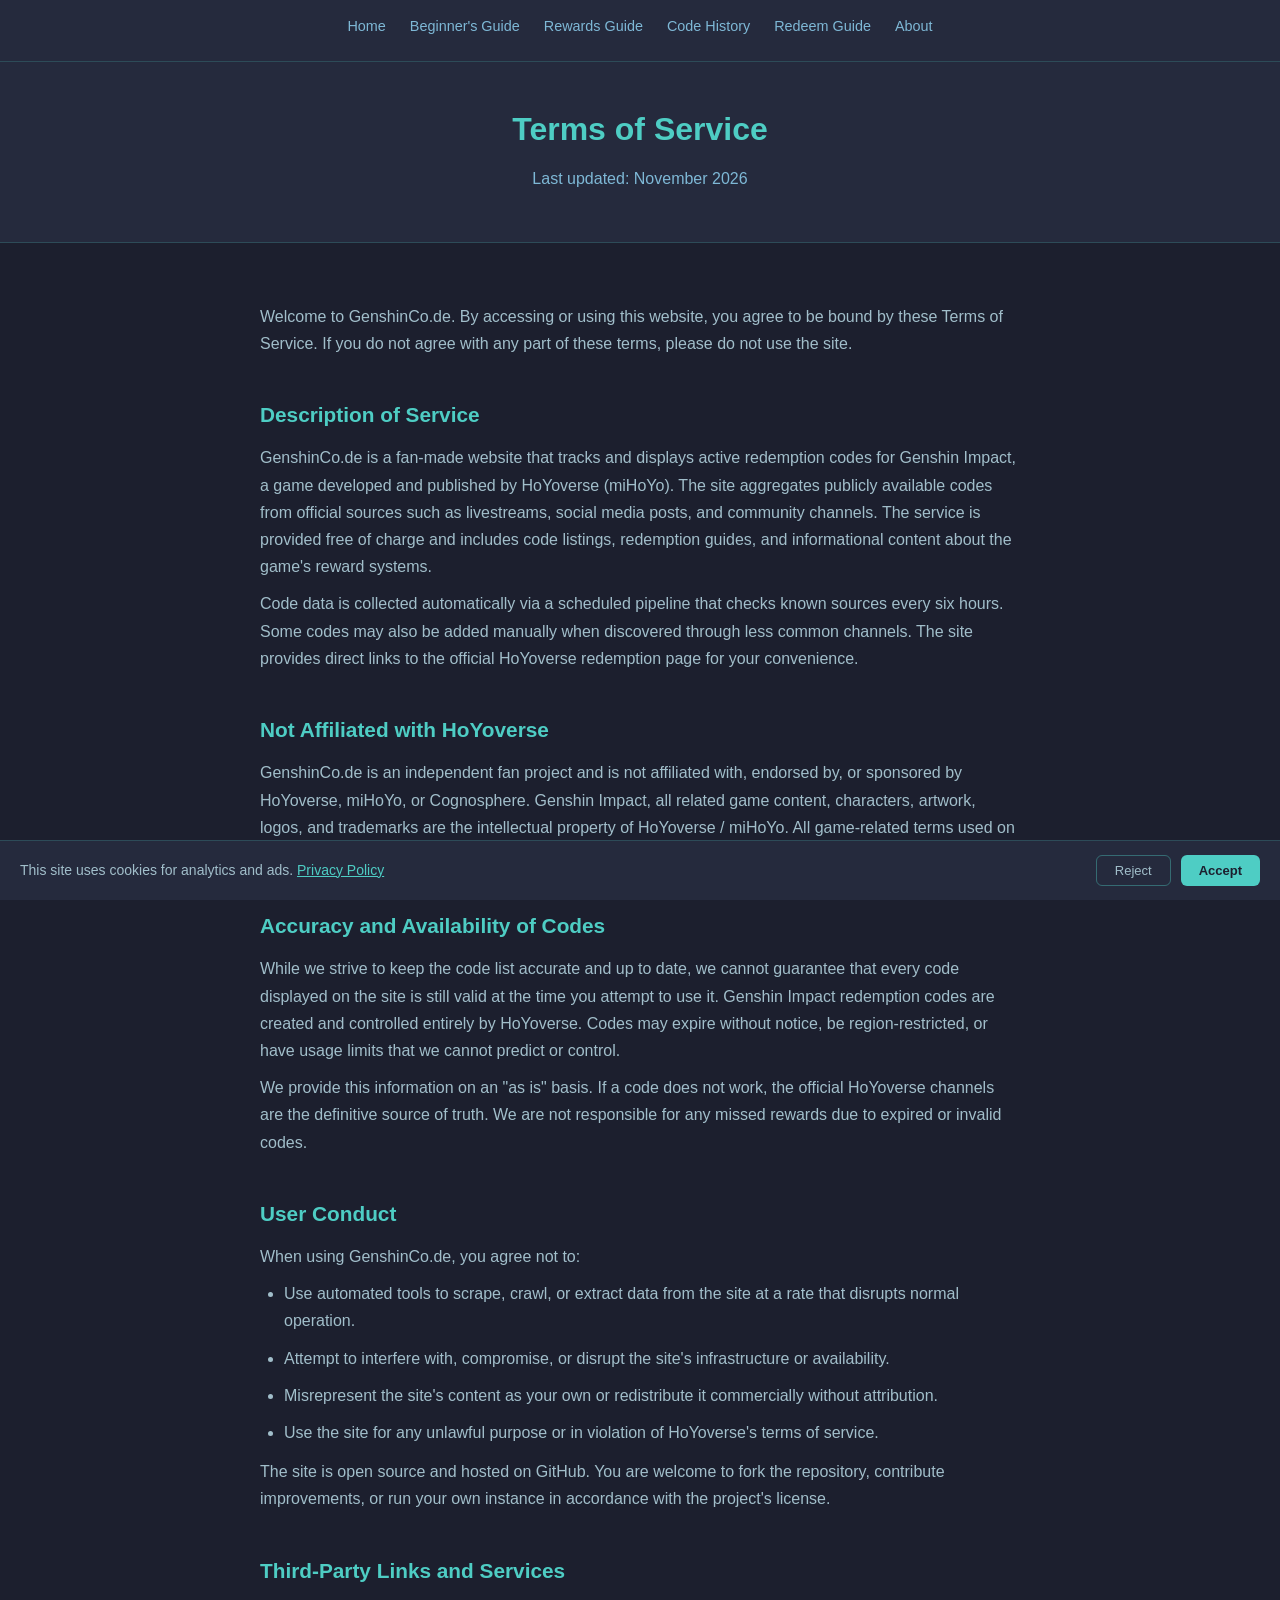
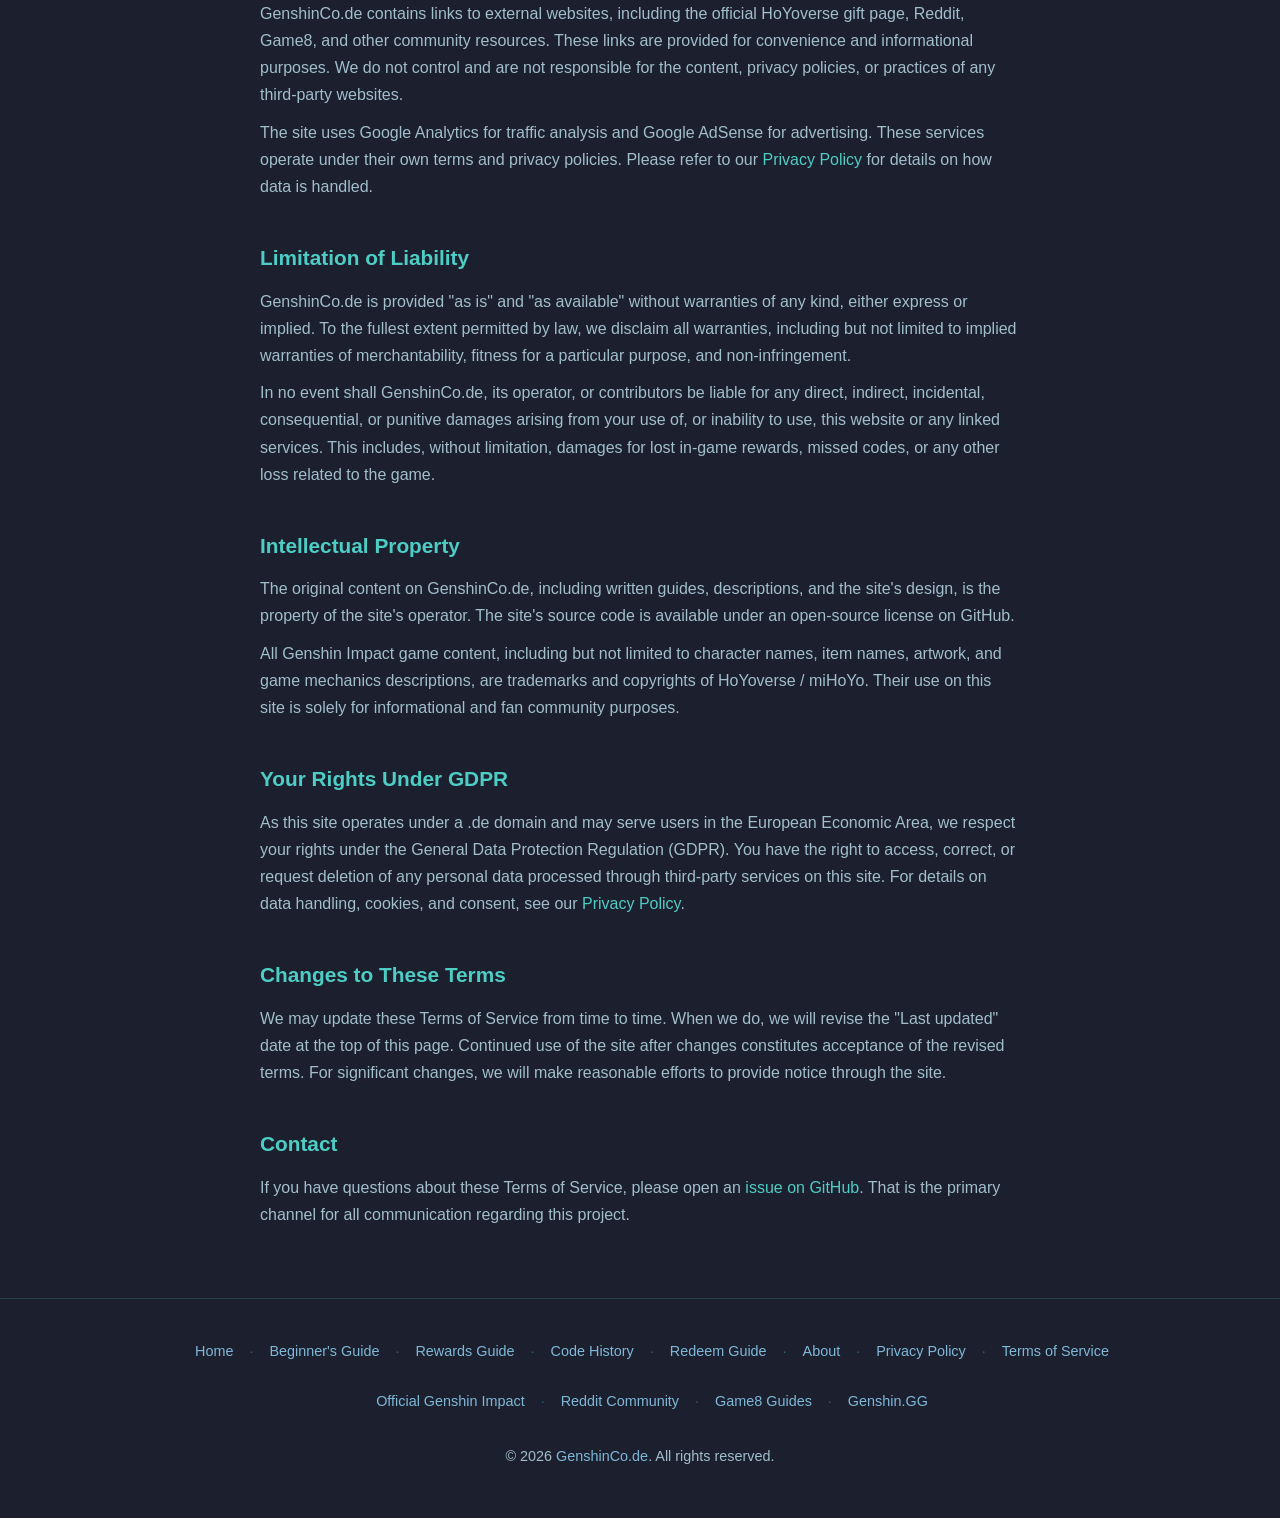
<file: terms.html>
<!DOCTYPE html>
<html lang="en">

<head>
    <meta charset="UTF-8">
    <meta name="viewport" content="width=device-width, initial-scale=1.0">
    <meta name="description" content="Terms of Service for GenshinCo.de. Rules, disclaimers, and conditions for using our Genshin Impact code tracker.">
    <title>Terms of Service | GenshinCo.de</title>
    <!-- nosemgrep: html.security.audit.missing-integrity.missing-integrity -->
    <link rel="canonical" href="https://genshinco.de/terms.html">

    <!-- Open Graph Meta Tags -->
    <meta property="og:url" content="https://genshinco.de/terms.html">
    <meta property="og:type" content="website">
    <meta property="og:title" content="Terms of Service | GenshinCo.de">
    <meta property="og:description" content="Terms of Service for GenshinCo.de. Rules, disclaimers, and conditions for using our Genshin Impact code tracker.">
    <meta property="og:image" content="https://genshinco.de/preview.png">
    <meta property="og:locale" content="en_US">
    <meta property="og:site_name" content="GenshinCo.de">

    <!-- Twitter Meta Tags -->
    <meta name="twitter:card" content="summary_large_image">
    <meta property="twitter:domain" content="genshinco.de">
    <meta property="twitter:url" content="https://genshinco.de/terms.html">
    <meta name="twitter:title" content="Terms of Service | GenshinCo.de">
    <meta name="twitter:description" content="Terms of Service for GenshinCo.de. Rules, disclaimers, and conditions for using our Genshin Impact code tracker.">
    <meta name="twitter:image" content="https://genshinco.de/preview.png">

    <!-- Structured Data (JSON-LD) -->
    <script type="application/ld+json">
    {
        "@context": "https://schema.org",
        "@type": "WebPage",
        "name": "Terms of Service | GenshinCo.de",
        "description": "Terms of Service for GenshinCo.de. Rules, disclaimers, and conditions of use.",
        "url": "https://genshinco.de/terms.html",
        "publisher": {
            "@type": "Organization",
            "name": "GenshinCo.de",
            "logo": {
                "@type": "ImageObject",
                "url": "https://genshinco.de/preview.png"
            }
        }
    }
    </script>

    <script src="/consent.js" defer></script>
    <!-- nosemgrep: html.security.audit.missing-integrity.missing-integrity -->
    <link rel="stylesheet" href="/styles.css">
    <!-- nosemgrep: html.security.audit.missing-integrity.missing-integrity -->
    <link rel="icon" href="/favicon.ico" type="image/x-icon">
</head>

<body>
    <nav class="site-nav">
        <ul>
            <li><a href="/">Home</a></li>
            <li><a href="/beginners-guide.html">Beginner's Guide</a></li>
            <li><a href="/rewards-guide.html">Rewards Guide</a></li>
            <li><a href="/event-codes.html">Code History</a></li>
            <li><a href="/guide.html">Redeem Guide</a></li>
            <li><a href="/about.html">About</a></li>
        </ul>
    </nav>

    <div class="page-header">
        <h1>Terms of Service</h1>
        <p>Last updated: November 2026</p>
    </div>

    <div class="content">
        <p>
            Welcome to GenshinCo.de. By accessing or using this website, you agree to be bound by these Terms of
            Service. If you do not agree with any part of these terms, please do not use the site.
        </p>

        <h2>Description of Service</h2>
        <p>
            GenshinCo.de is a fan-made website that tracks and displays active redemption codes for Genshin Impact,
            a game developed and published by HoYoverse (miHoYo). The site aggregates publicly available codes from
            official sources such as livestreams, social media posts, and community channels. The service is provided
            free of charge and includes code listings, redemption guides, and informational content about the game's
            reward systems.
        </p>
        <p>
            Code data is collected automatically via a scheduled pipeline that checks known sources every six hours.
            Some codes may also be added manually when discovered through less common channels. The site provides
            direct links to the official HoYoverse redemption page for your convenience.
        </p>

        <h2>Not Affiliated with HoYoverse</h2>
        <p>
            GenshinCo.de is an independent fan project and is not affiliated with, endorsed by, or sponsored by
            HoYoverse, miHoYo, or Cognosphere. Genshin Impact, all related game content, characters, artwork,
            logos, and trademarks are the intellectual property of HoYoverse / miHoYo. All game-related terms
            used on this site are for informational and reference purposes only.
        </p>

        <h2>Accuracy and Availability of Codes</h2>
        <p>
            While we strive to keep the code list accurate and up to date, we cannot guarantee that every code
            displayed on the site is still valid at the time you attempt to use it. Genshin Impact redemption
            codes are created and controlled entirely by HoYoverse. Codes may expire without notice, be
            region-restricted, or have usage limits that we cannot predict or control.
        </p>
        <p>
            We provide this information on an "as is" basis. If a code does not work, the official HoYoverse
            channels are the definitive source of truth. We are not responsible for any missed rewards due to
            expired or invalid codes.
        </p>

        <h2>User Conduct</h2>
        <p>
            When using GenshinCo.de, you agree not to:
        </p>
        <ul>
            <li>Use automated tools to scrape, crawl, or extract data from the site at a rate that disrupts normal operation.</li>
            <li>Attempt to interfere with, compromise, or disrupt the site's infrastructure or availability.</li>
            <li>Misrepresent the site's content as your own or redistribute it commercially without attribution.</li>
            <li>Use the site for any unlawful purpose or in violation of HoYoverse's terms of service.</li>
        </ul>
        <p>
            The site is open source and hosted on GitHub. You are welcome to fork the repository, contribute
            improvements, or run your own instance in accordance with the project's license.
        </p>

        <h2>Third-Party Links and Services</h2>
        <p>
            GenshinCo.de contains links to external websites, including the official HoYoverse gift page,
            Reddit, Game8, and other community resources. These links are provided for convenience and
            informational purposes. We do not control and are not responsible for the content, privacy
            policies, or practices of any third-party websites.
        </p>
        <p>
            The site uses Google Analytics for traffic analysis and Google AdSense for advertising. These
            services operate under their own terms and privacy policies. Please refer to our
            <a href="/privacy.html">Privacy Policy</a> for details on how data is handled.
        </p>

        <h2>Limitation of Liability</h2>
        <p>
            GenshinCo.de is provided "as is" and "as available" without warranties of any kind, either
            express or implied. To the fullest extent permitted by law, we disclaim all warranties,
            including but not limited to implied warranties of merchantability, fitness for a particular
            purpose, and non-infringement.
        </p>
        <p>
            In no event shall GenshinCo.de, its operator, or contributors be liable for any direct,
            indirect, incidental, consequential, or punitive damages arising from your use of, or
            inability to use, this website or any linked services. This includes, without limitation,
            damages for lost in-game rewards, missed codes, or any other loss related to the game.
        </p>

        <h2>Intellectual Property</h2>
        <p>
            The original content on GenshinCo.de, including written guides, descriptions, and the site's
            design, is the property of the site's operator. The site's source code is available under an
            open-source license on GitHub.
        </p>
        <p>
            All Genshin Impact game content, including but not limited to character names, item names,
            artwork, and game mechanics descriptions, are trademarks and copyrights of HoYoverse / miHoYo.
            Their use on this site is solely for informational and fan community purposes.
        </p>

        <h2>Your Rights Under GDPR</h2>
        <p>
            As this site operates under a .de domain and may serve users in the European Economic Area,
            we respect your rights under the General Data Protection Regulation (GDPR). You have the right
            to access, correct, or request deletion of any personal data processed through third-party
            services on this site. For details on data handling, cookies, and consent, see our
            <a href="/privacy.html">Privacy Policy</a>.
        </p>

        <h2>Changes to These Terms</h2>
        <p>
            We may update these Terms of Service from time to time. When we do, we will revise the
            "Last updated" date at the top of this page. Continued use of the site after changes
            constitutes acceptance of the revised terms. For significant changes, we will make
            reasonable efforts to provide notice through the site.
        </p>

        <h2>Contact</h2>
        <p>
            If you have questions about these Terms of Service, please open an
            <a href="https://github.com/damoun/genshinco.de/issues" target="_blank" rel="noopener">issue on GitHub</a>.
            That is the primary channel for all communication regarding this project.
        </p>
    </div>

    <footer>
        <ul class="footer-nav">
            <li><a href="/">Home</a></li>
            <li><span class="footer-sep">·</span></li>
            <li><a href="/beginners-guide.html">Beginner's Guide</a></li>
            <li><span class="footer-sep">·</span></li>
            <li><a href="/rewards-guide.html">Rewards Guide</a></li>
            <li><span class="footer-sep">·</span></li>
            <li><a href="/event-codes.html">Code History</a></li>
            <li><span class="footer-sep">·</span></li>
            <li><a href="/guide.html">Redeem Guide</a></li>
            <li><span class="footer-sep">·</span></li>
            <li><a href="/about.html">About</a></li>
            <li><span class="footer-sep">·</span></li>
            <li><a href="/privacy.html">Privacy Policy</a></li>
            <li><span class="footer-sep">·</span></li>
            <li><a href="/terms.html">Terms of Service</a></li>
        </ul>
        <ul class="footer-links">
            <li><a href="https://genshin.hoyoverse.com/en/" target="_blank" rel="noopener">Official Genshin Impact</a></li>
            <li><span class="footer-sep">·</span></li>
            <li><a href="https://www.reddit.com/r/Genshin_Impact/" target="_blank" rel="noopener">Reddit Community</a></li>
            <li><span class="footer-sep">·</span></li>
            <li><a href="https://game8.co/games/Genshin-Impact" target="_blank" rel="noopener">Game8 Guides</a></li>
            <li><span class="footer-sep">·</span></li>
            <li><a href="https://genshin.gg/" target="_blank" rel="noopener">Genshin.GG</a></li>
        </ul>
        <p>&copy; 2026 <a href="https://genshinco.de">GenshinCo.de</a>. All rights reserved.</p>
    </footer>
</body>

</html>
</file>
<file: styles.css>
:root {
    --bg: #1C1F2E;
    --bg-card: #252A3D;
    --bg-card-hover: #2D334A;
    --text-primary: #A1BECAFF;
    --text-secondary: #7EB8D6FF;
    --accent-teal: #4ECDC4;
    --accent-purple: #9B59B6;
    --accent-amber: #F39C12;
    --border: #275E7AFF;
    --border-card: rgba(78, 205, 196, 0.2);
    --glow-teal: rgba(78, 205, 196, 0.3);
}

* {
    box-sizing: border-box;
    margin: 0;
    padding: 0;
}

body {
    font-family: 'Poppins', 'Segoe UI', sans-serif;
    background-color: var(--bg);
    color: var(--text-primary);
    line-height: 1.7;
}

/* Site navigation */
.site-nav {
    background: var(--bg-card);
    border-bottom: 1px solid var(--border-card);
    padding: 12px 20px;
}

.site-nav ul {
    display: flex;
    justify-content: center;
    flex-wrap: wrap;
    gap: 8px 24px;
    list-style: none;
    max-width: 1100px;
    margin: 0 auto;
}

.site-nav a {
    color: var(--text-secondary);
    text-decoration: none;
    font-size: 0.9rem;
    transition: color 0.2s;
}

.site-nav a:hover,
.site-nav a[aria-current="page"] {
    color: var(--accent-teal);
}

/* Page header */
.page-header {
    background: var(--bg-card);
    border-bottom: 1px solid var(--border-card);
    padding: 40px 20px;
    text-align: center;
}

.page-header h1 {
    font-size: 2rem;
    color: var(--accent-teal);
}

.page-header p {
    color: var(--text-secondary);
    margin-top: 8px;
}

/* Content area */
.content {
    max-width: 800px;
    margin: 0 auto;
    padding: 60px 20px;
}

h2 {
    font-size: 1.3rem;
    color: var(--accent-teal);
    margin-top: 40px;
    margin-bottom: 12px;
}

h3 {
    font-size: 1.1rem;
    color: var(--accent-teal);
    margin-top: 28px;
    margin-bottom: 8px;
}

p, li {
    margin-bottom: 10px;
    color: var(--text-primary);
}

ol, ul {
    margin-left: 24px;
    margin-bottom: 12px;
}

a {
    color: var(--accent-teal);
    text-decoration: none;
}

a:hover {
    text-decoration: underline;
}

strong {
    color: var(--text-secondary);
}

/* Quick links cards */
.quick-links {
    max-width: 1100px;
    margin: 0 auto;
    padding: 40px 20px 60px;
}

.quick-links h2 {
    text-align: center;
    font-size: 1.6rem;
    margin-bottom: 24px;
}

.quick-links-grid {
    display: grid;
    grid-template-columns: repeat(auto-fill, minmax(280px, 1fr));
    gap: 20px;
}

.quick-link-card {
    background: var(--bg-card);
    border: 1px solid var(--border-card);
    border-radius: 12px;
    padding: 24px;
    transition: background 0.2s, box-shadow 0.2s, transform 0.2s;
    text-decoration: none;
    display: block;
}

.quick-link-card:hover {
    background: var(--bg-card-hover);
    box-shadow: 0 0 20px var(--glow-teal);
    transform: translateY(-2px);
    text-decoration: none;
}

.quick-link-card h3 {
    color: var(--accent-teal);
    margin-top: 0;
    margin-bottom: 8px;
    font-size: 1.1rem;
}

.quick-link-card p {
    color: var(--text-secondary);
    font-size: 0.9rem;
    margin-bottom: 0;
}

/* Footer */
footer {
    text-align: center;
    padding: 40px 20px;
    border-top: 1px solid var(--border-card);
    font-size: 0.9rem;
    color: var(--text-secondary);
}

footer a {
    color: var(--text-secondary);
}

footer a:hover {
    color: var(--accent-teal);
}

.footer-nav {
    display: flex;
    justify-content: center;
    flex-wrap: wrap;
    gap: 16px;
    list-style: none;
    margin-bottom: 16px;
}

.footer-links {
    display: flex;
    justify-content: center;
    flex-wrap: wrap;
    gap: 16px;
    list-style: none;
    margin-bottom: 20px;
}

.footer-sep {
    color: var(--border);
}
</file>
